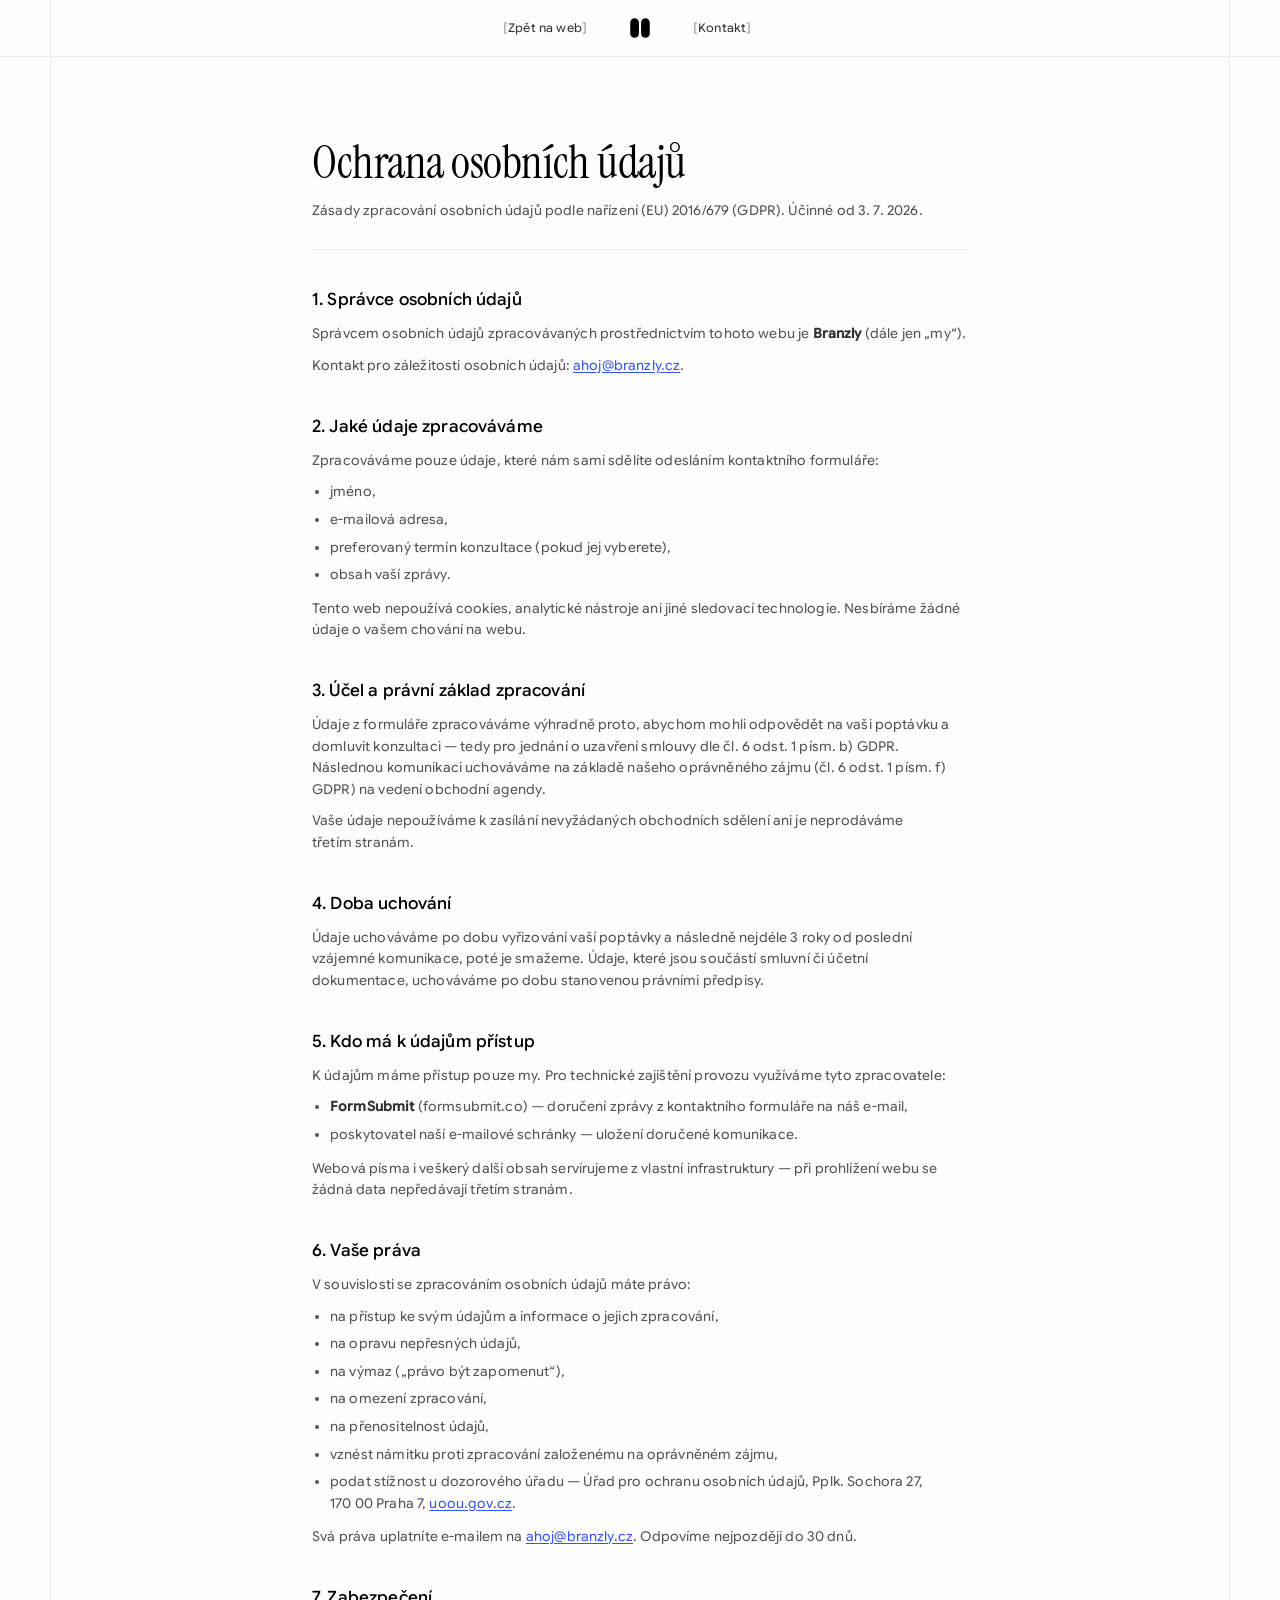
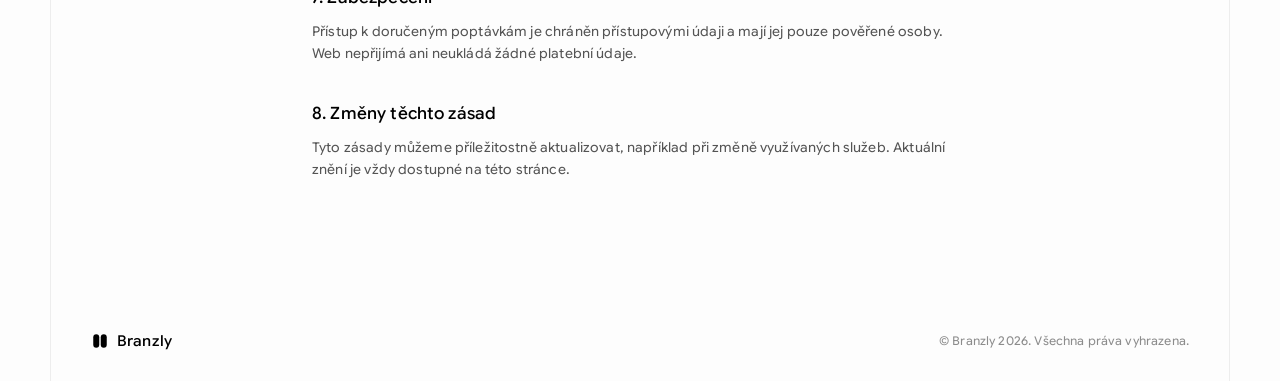
<file: ochrana-osobnich-udaju.html>
<!DOCTYPE html>
<html lang="cs">
<head>
  <meta charset="UTF-8" />
  <meta name="viewport" content="width=device-width, initial-scale=1.0" />
  <title>Ochrana osobních údajů — Branzly</title>
  <meta name="description" content="Zásady zpracování osobních údajů na webu Branzly." />
  <meta name="robots" content="noindex" />
  <link rel="icon" href="data:image/svg+xml,%3Csvg xmlns='http://www.w3.org/2000/svg' viewBox='0 0 24 24'%3E%3Crect x='3' y='3' width='8' height='18' rx='4'/%3E%3Crect x='13' y='3' width='8' height='18' rx='4'/%3E%3C/svg%3E" />
  <link rel="stylesheet" href="fonts/fonts.css" />
  <link rel="stylesheet" href="style.css" />
</head>
<body>

  <header class="nav-wrap">
    <div class="nav nav-simple frame">
      <nav class="nav-side nav-left" aria-label="Navigace">
        <a href="index.html"><span>[</span>Zpět na web<span>]</span></a>
      </nav>
      <a href="index.html" class="brand" aria-label="Branzly domů">
        <svg viewBox="0 0 24 24" width="26" height="26" aria-hidden="true">
          <rect x="3" y="3" width="8" height="18" rx="4" fill="#000"/>
          <rect x="13" y="3" width="8" height="18" rx="4" fill="#000"/>
        </svg>
      </a>
      <nav class="nav-side nav-right" aria-label="Kontakt">
        <a href="mailto:ahoj@branzly.cz"><span>[</span>Kontakt<span>]</span></a>
      </nav>
    </div>
  </header>

  <main class="frame">
    <article class="legal">
      <h1 class="load load-1">Ochrana osobních údajů</h1>
      <p class="legal-updated load load-2">Zásady zpracování osobních údajů podle nařízení (EU) 2016/679 (GDPR). Účinné od 3.&nbsp;7.&nbsp;2026.</p>

      <div class="load load-3">
        <h2>1. Správce osobních údajů</h2>
        <p>Správcem osobních údajů zpracovávaných prostřednictvím tohoto webu je <strong>Branzly</strong> (dále jen „my“).</p>
        <p>Kontakt pro záležitosti osobních údajů: <a href="mailto:ahoj@branzly.cz">ahoj@branzly.cz</a>.</p>
        <!-- TODO před spuštěním doplnit: IČO, sídlo, případně jméno podnikající osoby / název společnosti -->

        <h2>2. Jaké údaje zpracováváme</h2>
        <p>Zpracováváme pouze údaje, které nám sami sdělíte odesláním kontaktního formuláře:</p>
        <ul>
          <li>jméno,</li>
          <li>e-mailová adresa,</li>
          <li>preferovaný termín konzultace (pokud jej vyberete),</li>
          <li>obsah vaší zprávy.</li>
        </ul>
        <p>Tento web nepoužívá cookies, analytické nástroje ani jiné sledovací technologie. Nesbíráme žádné údaje o vašem chování na webu.</p>

        <h2>3. Účel a právní základ zpracování</h2>
        <p>Údaje z formuláře zpracováváme výhradně proto, abychom mohli odpovědět na vaši poptávku a domluvit konzultaci — tedy pro jednání o uzavření smlouvy dle čl.&nbsp;6 odst.&nbsp;1 písm.&nbsp;b) GDPR. Následnou komunikaci uchováváme na základě našeho oprávněného zájmu (čl.&nbsp;6 odst.&nbsp;1 písm.&nbsp;f) GDPR) na vedení obchodní agendy.</p>
        <p>Vaše údaje nepoužíváme k zasílání nevyžádaných obchodních sdělení ani je neprodáváme třetím stranám.</p>

        <h2>4. Doba uchování</h2>
        <p>Údaje uchováváme po dobu vyřizování vaší poptávky a následně nejdéle 3&nbsp;roky od poslední vzájemné komunikace, poté je smažeme. Údaje, které jsou součástí smluvní či účetní dokumentace, uchováváme po dobu stanovenou právními předpisy.</p>

        <h2>5. Kdo má k údajům přístup</h2>
        <p>K údajům máme přístup pouze my. Pro technické zajištění provozu využíváme tyto zpracovatele:</p>
        <ul>
          <li><strong>FormSubmit</strong> (formsubmit.co) — doručení zprávy z kontaktního formuláře na náš e-mail,</li>
          <li>poskytovatel naší e-mailové schránky — uložení doručené komunikace.</li>
        </ul>
        <p>Webová písma i veškerý další obsah servírujeme z vlastní infrastruktury — při prohlížení webu se žádná data nepředávají třetím stranám.</p>

        <h2>6. Vaše práva</h2>
        <p>V souvislosti se zpracováním osobních údajů máte právo:</p>
        <ul>
          <li>na přístup ke svým údajům a informace o jejich zpracování,</li>
          <li>na opravu nepřesných údajů,</li>
          <li>na výmaz („právo být zapomenut“),</li>
          <li>na omezení zpracování,</li>
          <li>na přenositelnost údajů,</li>
          <li>vznést námitku proti zpracování založenému na oprávněném zájmu,</li>
          <li>podat stížnost u dozorového úřadu — Úřad pro ochranu osobních údajů, Pplk.&nbsp;Sochora&nbsp;27, 170&nbsp;00 Praha&nbsp;7, <a href="https://uoou.gov.cz" rel="noopener">uoou.gov.cz</a>.</li>
        </ul>
        <p>Svá práva uplatníte e-mailem na <a href="mailto:ahoj@branzly.cz">ahoj@branzly.cz</a>. Odpovíme nejpozději do 30&nbsp;dnů.</p>

        <h2>7. Zabezpečení</h2>
        <p>Přístup k doručeným poptávkám je chráněn přístupovými údaji a mají jej pouze pověřené osoby. Web nepřijímá ani neukládá žádné platební údaje.</p>

        <h2>8. Změny těchto zásad</h2>
        <p>Tyto zásady můžeme příležitostně aktualizovat, například při změně využívaných služeb. Aktuální znění je vždy dostupné na této stránce.</p>
      </div>
    </article>
  </main>

  <footer class="footer-wrap">
    <div class="legal-foot frame">
      <a href="index.html" class="brand-foot">
        <svg viewBox="0 0 24 24" width="18" height="18" aria-hidden="true">
          <rect x="3" y="3" width="8" height="18" rx="4" fill="#000"/>
          <rect x="13" y="3" width="8" height="18" rx="4" fill="#000"/>
        </svg>
        Branzly
      </a>
      <p class="copyright">© Branzly <span id="year"></span>. Všechna práva vyhrazena.</p>
    </div>
  </footer>

  <script>document.getElementById("year").textContent = new Date().getFullYear();</script>
</body>
</html>
</file>
<file: fonts/fonts.css>
/* canadian-aboriginal */
@font-face {
  font-family: 'Google Sans Flex';
  font-style: normal;
  font-weight: 400;
  font-stretch: 100%;
  font-display: swap;
  src: url(gsf-f23f2b5c.woff2) format('woff2');
  unicode-range: U+02C7, U+02D8-02D9, U+02DB, U+0307, U+1400-167F, U+18B0-18F5, U+25CC, U+11AB0-11ABF;
}
/* cherokee */
@font-face {
  font-family: 'Google Sans Flex';
  font-style: normal;
  font-weight: 400;
  font-stretch: 100%;
  font-display: swap;
  src: url(gsf-6d15181d.woff2) format('woff2');
  unicode-range: U+0300-0302, U+0304, U+030B-030C, U+0323-0324, U+0330-0331, U+13A0-13FF, U+AB70-ABBF;
}
/* math */
@font-face {
  font-family: 'Google Sans Flex';
  font-style: normal;
  font-weight: 400;
  font-stretch: 100%;
  font-display: swap;
  src: url(gsf-18a064aa.woff2) format('woff2');
  unicode-range: U+0302-0303, U+0305, U+0307-0308, U+0310, U+0312, U+0315, U+031A, U+0326-0327, U+032C, U+032F-0330, U+0332-0333, U+0338, U+033A, U+0346, U+034D, U+0391-03A1, U+03A3-03A9, U+03B1-03C9, U+03D1, U+03D5-03D6, U+03F0-03F1, U+03F4-03F5, U+2016-2017, U+2034-2038, U+203C, U+2040, U+2043, U+2047, U+2050, U+2057, U+205F, U+2070-2071, U+2074-208E, U+2090-209C, U+20D0-20DC, U+20E1, U+20E5-20EF, U+2100-2112, U+2114-2115, U+2117-2121, U+2123-214F, U+2190, U+2192, U+2194-21AE, U+21B0-21E5, U+21F1-21F2, U+21F4-2211, U+2213-2214, U+2216-22FF, U+2308-230B, U+2310, U+2319, U+231C-2321, U+2336-237A, U+237C, U+2395, U+239B-23B7, U+23D0, U+23DC-23E1, U+2474-2475, U+25AF, U+25B3, U+25B7, U+25BD, U+25C1, U+25CA, U+25CC, U+25FB, U+266D-266F, U+27C0-27FF, U+2900-2AFF, U+2B0E-2B11, U+2B30-2B4C, U+2BFE, U+3030, U+FF5B, U+FF5D, U+1D400-1D7FF, U+1EE00-1EEFF;
}
/* nushu */
@font-face {
  font-family: 'Google Sans Flex';
  font-style: normal;
  font-weight: 400;
  font-stretch: 100%;
  font-display: swap;
  src: url(gsf-39cf6517.woff2) format('woff2');
  unicode-range: U+2003, U+3000, U+3002, U+4E00, U+FE12, U+16FE1, U+1B170-1B2FB;
}
/* symbols */
@font-face {
  font-family: 'Google Sans Flex';
  font-style: normal;
  font-weight: 400;
  font-stretch: 100%;
  font-display: swap;
  src: url(gsf-cc42462f.woff2) format('woff2');
  unicode-range: U+0001-000C, U+000E-001F, U+007F-009F, U+20DD-20E0, U+20E2-20E4, U+2150-218F, U+2190, U+2192, U+2194-2199, U+21AF, U+21E6-21F0, U+21F3, U+2218-2219, U+2299, U+22C4-22C6, U+2300-243F, U+2440-244A, U+2460-24FF, U+25A0-27BF, U+2800-28FF, U+2921-2922, U+2981, U+29BF, U+29EB, U+2B00-2BFF, U+4DC0-4DFF, U+FFF9-FFFB, U+10140-1018E, U+10190-1019C, U+101A0, U+101D0-101FD, U+102E0-102FB, U+10E60-10E7E, U+1D2C0-1D2D3, U+1D2E0-1D37F, U+1F000-1F0FF, U+1F100-1F1AD, U+1F1E6-1F1FF, U+1F30D-1F30F, U+1F315, U+1F31C, U+1F31E, U+1F320-1F32C, U+1F336, U+1F378, U+1F37D, U+1F382, U+1F393-1F39F, U+1F3A7-1F3A8, U+1F3AC-1F3AF, U+1F3C2, U+1F3C4-1F3C6, U+1F3CA-1F3CE, U+1F3D4-1F3E0, U+1F3ED, U+1F3F1-1F3F3, U+1F3F5-1F3F7, U+1F408, U+1F415, U+1F41F, U+1F426, U+1F43F, U+1F441-1F442, U+1F444, U+1F446-1F449, U+1F44C-1F44E, U+1F453, U+1F46A, U+1F47D, U+1F4A3, U+1F4B0, U+1F4B3, U+1F4B9, U+1F4BB, U+1F4BF, U+1F4C8-1F4CB, U+1F4D6, U+1F4DA, U+1F4DF, U+1F4E3-1F4E6, U+1F4EA-1F4ED, U+1F4F7, U+1F4F9-1F4FB, U+1F4FD-1F4FE, U+1F503, U+1F507-1F50B, U+1F50D, U+1F512-1F513, U+1F53E-1F54A, U+1F54F-1F5FA, U+1F610, U+1F650-1F67F, U+1F687, U+1F68D, U+1F691, U+1F694, U+1F698, U+1F6AD, U+1F6B2, U+1F6B9-1F6BA, U+1F6BC, U+1F6C6-1F6CF, U+1F6D3-1F6D7, U+1F6E0-1F6EA, U+1F6F0-1F6F3, U+1F6F7-1F6FC, U+1F700-1F7FF, U+1F800-1F80B, U+1F810-1F847, U+1F850-1F859, U+1F860-1F887, U+1F890-1F8AD, U+1F8B0-1F8BB, U+1F8C0-1F8C1, U+1F900-1F90B, U+1F93B, U+1F946, U+1F984, U+1F996, U+1F9E9, U+1FA00-1FA6F, U+1FA70-1FA7C, U+1FA80-1FA89, U+1FA8F-1FAC6, U+1FACE-1FADC, U+1FADF-1FAE9, U+1FAF0-1FAF8, U+1FB00-1FBFF;
}
/* syriac */
@font-face {
  font-family: 'Google Sans Flex';
  font-style: normal;
  font-weight: 400;
  font-stretch: 100%;
  font-display: swap;
  src: url(gsf-b0e5aee2.woff2) format('woff2');
  unicode-range: U+0303-0304, U+0307-0308, U+030A, U+0320, U+0323-0325, U+032D-032E, U+0330-0331, U+060C, U+061B-061C, U+061F, U+0621, U+0640, U+064B-0655, U+0660-066C, U+0670, U+0700-074F, U+0860-086A, U+1DF8, U+1DFA, U+200C-200F, U+25CC, U+2670-2671;
}
/* tifinagh */
@font-face {
  font-family: 'Google Sans Flex';
  font-style: normal;
  font-weight: 400;
  font-stretch: 100%;
  font-display: swap;
  src: url(gsf-049015b7.woff2) format('woff2');
  unicode-range: U+02C7, U+0301-0302, U+0304, U+0306-0307, U+0309, U+0323, U+0331, U+200C-200D, U+202E, U+25CC, U+2D30-2D7F;
}
/* vietnamese */
@font-face {
  font-family: 'Google Sans Flex';
  font-style: normal;
  font-weight: 400;
  font-stretch: 100%;
  font-display: swap;
  src: url(gsf-6c5e11f3.woff2) format('woff2');
  unicode-range: U+0102-0103, U+0110-0111, U+0128-0129, U+0168-0169, U+01A0-01A1, U+01AF-01B0, U+0300-0301, U+0303-0304, U+0308-0309, U+0323, U+0329, U+1EA0-1EF9, U+20AB;
}
/* latin-ext */
@font-face {
  font-family: 'Google Sans Flex';
  font-style: normal;
  font-weight: 400;
  font-stretch: 100%;
  font-display: swap;
  src: url(gsf-06e5cd20.woff2) format('woff2');
  unicode-range: U+0100-02BA, U+02BD-02C5, U+02C7-02CC, U+02CE-02D7, U+02DD-02FF, U+0304, U+0308, U+0329, U+1D00-1DBF, U+1E00-1E9F, U+1EF2-1EFF, U+2020, U+20A0-20AB, U+20AD-20C0, U+2113, U+2C60-2C7F, U+A720-A7FF;
}
/* latin */
@font-face {
  font-family: 'Google Sans Flex';
  font-style: normal;
  font-weight: 400;
  font-stretch: 100%;
  font-display: swap;
  src: url(gsf-d8223709.woff2) format('woff2');
  unicode-range: U+0000-00FF, U+0131, U+0152-0153, U+02BB-02BC, U+02C6, U+02DA, U+02DC, U+0304, U+0308, U+0329, U+2000-206F, U+20AC, U+2122, U+2191, U+2193, U+2212, U+2215, U+FEFF, U+FFFD;
}
/* canadian-aboriginal */
@font-face {
  font-family: 'Google Sans Flex';
  font-style: normal;
  font-weight: 500;
  font-stretch: 100%;
  font-display: swap;
  src: url(gsf-f23f2b5c.woff2) format('woff2');
  unicode-range: U+02C7, U+02D8-02D9, U+02DB, U+0307, U+1400-167F, U+18B0-18F5, U+25CC, U+11AB0-11ABF;
}
/* cherokee */
@font-face {
  font-family: 'Google Sans Flex';
  font-style: normal;
  font-weight: 500;
  font-stretch: 100%;
  font-display: swap;
  src: url(gsf-6d15181d.woff2) format('woff2');
  unicode-range: U+0300-0302, U+0304, U+030B-030C, U+0323-0324, U+0330-0331, U+13A0-13FF, U+AB70-ABBF;
}
/* math */
@font-face {
  font-family: 'Google Sans Flex';
  font-style: normal;
  font-weight: 500;
  font-stretch: 100%;
  font-display: swap;
  src: url(gsf-18a064aa.woff2) format('woff2');
  unicode-range: U+0302-0303, U+0305, U+0307-0308, U+0310, U+0312, U+0315, U+031A, U+0326-0327, U+032C, U+032F-0330, U+0332-0333, U+0338, U+033A, U+0346, U+034D, U+0391-03A1, U+03A3-03A9, U+03B1-03C9, U+03D1, U+03D5-03D6, U+03F0-03F1, U+03F4-03F5, U+2016-2017, U+2034-2038, U+203C, U+2040, U+2043, U+2047, U+2050, U+2057, U+205F, U+2070-2071, U+2074-208E, U+2090-209C, U+20D0-20DC, U+20E1, U+20E5-20EF, U+2100-2112, U+2114-2115, U+2117-2121, U+2123-214F, U+2190, U+2192, U+2194-21AE, U+21B0-21E5, U+21F1-21F2, U+21F4-2211, U+2213-2214, U+2216-22FF, U+2308-230B, U+2310, U+2319, U+231C-2321, U+2336-237A, U+237C, U+2395, U+239B-23B7, U+23D0, U+23DC-23E1, U+2474-2475, U+25AF, U+25B3, U+25B7, U+25BD, U+25C1, U+25CA, U+25CC, U+25FB, U+266D-266F, U+27C0-27FF, U+2900-2AFF, U+2B0E-2B11, U+2B30-2B4C, U+2BFE, U+3030, U+FF5B, U+FF5D, U+1D400-1D7FF, U+1EE00-1EEFF;
}
/* nushu */
@font-face {
  font-family: 'Google Sans Flex';
  font-style: normal;
  font-weight: 500;
  font-stretch: 100%;
  font-display: swap;
  src: url(gsf-39cf6517.woff2) format('woff2');
  unicode-range: U+2003, U+3000, U+3002, U+4E00, U+FE12, U+16FE1, U+1B170-1B2FB;
}
/* symbols */
@font-face {
  font-family: 'Google Sans Flex';
  font-style: normal;
  font-weight: 500;
  font-stretch: 100%;
  font-display: swap;
  src: url(gsf-cc42462f.woff2) format('woff2');
  unicode-range: U+0001-000C, U+000E-001F, U+007F-009F, U+20DD-20E0, U+20E2-20E4, U+2150-218F, U+2190, U+2192, U+2194-2199, U+21AF, U+21E6-21F0, U+21F3, U+2218-2219, U+2299, U+22C4-22C6, U+2300-243F, U+2440-244A, U+2460-24FF, U+25A0-27BF, U+2800-28FF, U+2921-2922, U+2981, U+29BF, U+29EB, U+2B00-2BFF, U+4DC0-4DFF, U+FFF9-FFFB, U+10140-1018E, U+10190-1019C, U+101A0, U+101D0-101FD, U+102E0-102FB, U+10E60-10E7E, U+1D2C0-1D2D3, U+1D2E0-1D37F, U+1F000-1F0FF, U+1F100-1F1AD, U+1F1E6-1F1FF, U+1F30D-1F30F, U+1F315, U+1F31C, U+1F31E, U+1F320-1F32C, U+1F336, U+1F378, U+1F37D, U+1F382, U+1F393-1F39F, U+1F3A7-1F3A8, U+1F3AC-1F3AF, U+1F3C2, U+1F3C4-1F3C6, U+1F3CA-1F3CE, U+1F3D4-1F3E0, U+1F3ED, U+1F3F1-1F3F3, U+1F3F5-1F3F7, U+1F408, U+1F415, U+1F41F, U+1F426, U+1F43F, U+1F441-1F442, U+1F444, U+1F446-1F449, U+1F44C-1F44E, U+1F453, U+1F46A, U+1F47D, U+1F4A3, U+1F4B0, U+1F4B3, U+1F4B9, U+1F4BB, U+1F4BF, U+1F4C8-1F4CB, U+1F4D6, U+1F4DA, U+1F4DF, U+1F4E3-1F4E6, U+1F4EA-1F4ED, U+1F4F7, U+1F4F9-1F4FB, U+1F4FD-1F4FE, U+1F503, U+1F507-1F50B, U+1F50D, U+1F512-1F513, U+1F53E-1F54A, U+1F54F-1F5FA, U+1F610, U+1F650-1F67F, U+1F687, U+1F68D, U+1F691, U+1F694, U+1F698, U+1F6AD, U+1F6B2, U+1F6B9-1F6BA, U+1F6BC, U+1F6C6-1F6CF, U+1F6D3-1F6D7, U+1F6E0-1F6EA, U+1F6F0-1F6F3, U+1F6F7-1F6FC, U+1F700-1F7FF, U+1F800-1F80B, U+1F810-1F847, U+1F850-1F859, U+1F860-1F887, U+1F890-1F8AD, U+1F8B0-1F8BB, U+1F8C0-1F8C1, U+1F900-1F90B, U+1F93B, U+1F946, U+1F984, U+1F996, U+1F9E9, U+1FA00-1FA6F, U+1FA70-1FA7C, U+1FA80-1FA89, U+1FA8F-1FAC6, U+1FACE-1FADC, U+1FADF-1FAE9, U+1FAF0-1FAF8, U+1FB00-1FBFF;
}
/* syriac */
@font-face {
  font-family: 'Google Sans Flex';
  font-style: normal;
  font-weight: 500;
  font-stretch: 100%;
  font-display: swap;
  src: url(gsf-b0e5aee2.woff2) format('woff2');
  unicode-range: U+0303-0304, U+0307-0308, U+030A, U+0320, U+0323-0325, U+032D-032E, U+0330-0331, U+060C, U+061B-061C, U+061F, U+0621, U+0640, U+064B-0655, U+0660-066C, U+0670, U+0700-074F, U+0860-086A, U+1DF8, U+1DFA, U+200C-200F, U+25CC, U+2670-2671;
}
/* tifinagh */
@font-face {
  font-family: 'Google Sans Flex';
  font-style: normal;
  font-weight: 500;
  font-stretch: 100%;
  font-display: swap;
  src: url(gsf-049015b7.woff2) format('woff2');
  unicode-range: U+02C7, U+0301-0302, U+0304, U+0306-0307, U+0309, U+0323, U+0331, U+200C-200D, U+202E, U+25CC, U+2D30-2D7F;
}
/* vietnamese */
@font-face {
  font-family: 'Google Sans Flex';
  font-style: normal;
  font-weight: 500;
  font-stretch: 100%;
  font-display: swap;
  src: url(gsf-6c5e11f3.woff2) format('woff2');
  unicode-range: U+0102-0103, U+0110-0111, U+0128-0129, U+0168-0169, U+01A0-01A1, U+01AF-01B0, U+0300-0301, U+0303-0304, U+0308-0309, U+0323, U+0329, U+1EA0-1EF9, U+20AB;
}
/* latin-ext */
@font-face {
  font-family: 'Google Sans Flex';
  font-style: normal;
  font-weight: 500;
  font-stretch: 100%;
  font-display: swap;
  src: url(gsf-06e5cd20.woff2) format('woff2');
  unicode-range: U+0100-02BA, U+02BD-02C5, U+02C7-02CC, U+02CE-02D7, U+02DD-02FF, U+0304, U+0308, U+0329, U+1D00-1DBF, U+1E00-1E9F, U+1EF2-1EFF, U+2020, U+20A0-20AB, U+20AD-20C0, U+2113, U+2C60-2C7F, U+A720-A7FF;
}
/* latin */
@font-face {
  font-family: 'Google Sans Flex';
  font-style: normal;
  font-weight: 500;
  font-stretch: 100%;
  font-display: swap;
  src: url(gsf-d8223709.woff2) format('woff2');
  unicode-range: U+0000-00FF, U+0131, U+0152-0153, U+02BB-02BC, U+02C6, U+02DA, U+02DC, U+0304, U+0308, U+0329, U+2000-206F, U+20AC, U+2122, U+2191, U+2193, U+2212, U+2215, U+FEFF, U+FFFD;
}
/* latin-ext */
@font-face {
  font-family: 'Instrument Serif';
  font-style: italic;
  font-weight: 400;
  font-display: swap;
  src: url(instrument-fd6f40d1.woff2) format('woff2');
  unicode-range: U+0100-02BA, U+02BD-02C5, U+02C7-02CC, U+02CE-02D7, U+02DD-02FF, U+0304, U+0308, U+0329, U+1D00-1DBF, U+1E00-1E9F, U+1EF2-1EFF, U+2020, U+20A0-20AB, U+20AD-20C0, U+2113, U+2C60-2C7F, U+A720-A7FF;
}
/* latin */
@font-face {
  font-family: 'Instrument Serif';
  font-style: italic;
  font-weight: 400;
  font-display: swap;
  src: url(instrument-52a6c245.woff2) format('woff2');
  unicode-range: U+0000-00FF, U+0131, U+0152-0153, U+02BB-02BC, U+02C6, U+02DA, U+02DC, U+0304, U+0308, U+0329, U+2000-206F, U+20AC, U+2122, U+2191, U+2193, U+2212, U+2215, U+FEFF, U+FFFD;
}
/* latin-ext */
@font-face {
  font-family: 'Instrument Serif';
  font-style: normal;
  font-weight: 400;
  font-display: swap;
  src: url(instrument-28cfb3cb.woff2) format('woff2');
  unicode-range: U+0100-02BA, U+02BD-02C5, U+02C7-02CC, U+02CE-02D7, U+02DD-02FF, U+0304, U+0308, U+0329, U+1D00-1DBF, U+1E00-1E9F, U+1EF2-1EFF, U+2020, U+20A0-20AB, U+20AD-20C0, U+2113, U+2C60-2C7F, U+A720-A7FF;
}
/* latin */
@font-face {
  font-family: 'Instrument Serif';
  font-style: normal;
  font-weight: 400;
  font-display: swap;
  src: url(instrument-2d243d02.woff2) format('woff2');
  unicode-range: U+0000-00FF, U+0131, U+0152-0153, U+02BB-02BC, U+02C6, U+02DA, U+02DC, U+0304, U+0308, U+0329, U+2000-206F, U+20AC, U+2122, U+2191, U+2193, U+2212, U+2215, U+FEFF, U+FFFD;
}
</file>
<file: style.css>
/* ===== Branzly — design-tool utility landing ===== */
:root {
  --bg: #fdfdfd;
  --panel: #f7f7f7;
  --line: #ededed;
  --line-strong: #dedede;
  --ink: #000;
  --gray-1: #333;
  --gray-2: #545454;
  --gray-3: #6e6e6e;
  --gray-4: #8c8c8c;
  --blue: #3455fa;
  --blue-dark: #2040e3;
  --max: 1180px;
  --serif: "Instrument Serif", serif;
  --sans: "Google Sans Flex", Inter, system-ui, sans-serif;
  --ease: cubic-bezier(0.16, 1, 0.3, 1);
}

* { box-sizing: border-box; margin: 0; padding: 0; }

html { scroll-behavior: smooth; scroll-padding-top: 70px; }

body {
  background: var(--bg);
  color: var(--ink);
  font-family: var(--sans);
  font-size: 15px;
  letter-spacing: 0.01em;
  line-height: 1.6;
  -webkit-font-smoothing: antialiased;
  overflow-x: hidden;
}

a { color: inherit; text-decoration: none; }

.frame { max-width: var(--max); margin: 0 auto; }
main.frame {
  border-left: 1px solid var(--line);
  border-right: 1px solid var(--line);
}
main section { border-bottom: 1px solid var(--line); }

/* ===== TYPE ===== */
h1 {
  font-family: var(--serif);
  font-weight: 400;
  font-size: clamp(46px, 6.8vw, 74px);
  line-height: 1.06;
  letter-spacing: -0.01em;
}
h3 {
  font-weight: 400;
  font-size: clamp(32px, 4.6vw, 50px);
  line-height: 1.1;
  letter-spacing: -0.01em;
  text-align: center;
}
h4 { font-size: 17px; font-weight: 500; }

.section-sub {
  text-align: center;
  color: var(--gray-2);
  font-size: 15px;
  margin: 16px auto 0;
  max-width: 560px;
}

/* ===== BUTTONS (pill 18px) ===== */
.btn {
  position: relative;
  overflow: hidden;
  isolation: isolate;
  display: inline-flex;
  align-items: center;
  justify-content: center;
  font-family: var(--sans);
  font-size: 13.5px;
  font-weight: 500;
  padding: 10px 20px;
  border-radius: 22px;
  border: 0;
  cursor: pointer;
  transition: transform 0.22s var(--ease), background 0.2s, opacity 0.2s, box-shadow 0.28s var(--ease);
  white-space: nowrap;
}
/* přejezd světelného odlesku přes tlačítko při hoveru (nahrazuje magnetický efekt) */
.btn::after {
  content: "";
  position: absolute;
  top: 0;
  left: -85%;
  width: 55%;
  height: 100%;
  z-index: -1;
  background: linear-gradient(120deg, transparent 0%, rgba(255, 255, 255, 0.42) 50%, transparent 100%);
  transform: skewX(-22deg);
  pointer-events: none;
  transition: left 0.6s var(--ease);
}
.btn:hover::after { left: 145%; }
.btn:hover { transform: translateY(-2px); }
.btn:active { transform: translateY(0) scale(0.97); transition-duration: 0.08s; }
.btn-black { background: var(--ink); color: #fff; }
.btn-black:hover { background: #1a1a1a; box-shadow: 0 10px 24px rgba(0, 0, 0, 0.26); }
.btn-gray { background: rgba(0, 0, 0, 0.05); color: var(--ink); }
.btn-gray:hover { background: rgba(0, 0, 0, 0.09); box-shadow: 0 8px 18px rgba(0, 0, 0, 0.10); }
.btn-gray::after { background: linear-gradient(120deg, transparent 0%, rgba(0, 0, 0, 0.06) 50%, transparent 100%); }
.btn-blue { background: var(--blue); color: #fff; }
.btn-blue:hover { background: var(--blue-dark); box-shadow: 0 10px 26px rgba(52, 85, 250, 0.38); }

/* ===== CHIPS & ANNOTATIONS ===== */
.chip-black {
  display: inline-block;
  background: var(--ink);
  color: #fff;
  font-size: 11.5px;
  font-weight: 500;
  padding: 4px 10px;
  white-space: nowrap;
}
.chip-gray {
  display: inline-block;
  background: var(--panel);
  border: 1px solid var(--line-strong);
  color: var(--gray-1);
  font-size: 11.5px;
  padding: 3px 9px;
}
/* chip s křížky v rozích (design-tool) */
.chip-wrap { display: flex; justify-content: center; margin-bottom: 18px; }
.chip-corners { position: relative; }
.chip-corners .c {
  position: absolute;
  width: 9px; height: 9px;
  background:
    linear-gradient(var(--gray-3), var(--gray-3)) center/9px 1px no-repeat,
    linear-gradient(var(--gray-3), var(--gray-3)) center/1px 9px no-repeat;
}
.chip-corners .c1 { top: -5px; left: -5px; }
.chip-corners .c2 { top: -5px; right: -5px; }
.chip-corners .c3 { bottom: -5px; left: -5px; }
.chip-corners .c4 { bottom: -5px; right: -5px; }

/* editorial kicker (nadřazený popisek nad nadpisem sekce) */
.kicker-row { display: flex; justify-content: center; margin-bottom: 16px; }
.kicker {
  display: inline-flex;
  align-items: center;
  gap: 10px;
  font-family: var(--sans);
  font-size: 11px;
  font-weight: 500;
  letter-spacing: 0.2em;
  text-transform: uppercase;
  color: var(--gray-3);
}
.kicker::before, .kicker::after {
  content: "";
  width: 26px; height: 1px;
  background: linear-gradient(90deg, transparent, var(--blue));
}
.kicker::after { background: linear-gradient(90deg, var(--blue), transparent); }
.kicker b { width: 5px; height: 5px; background: var(--blue); border-radius: 50%; flex: none; }
.kicker-row.left { justify-content: flex-start; }
.kicker-row.left .kicker::before { display: none; }

/* anotační štítek s linkou a bodem */
.annot { position: absolute; display: flex; flex-direction: column; align-items: flex-start; }
.annot-dot { width: 7px; height: 7px; background: var(--ink); }
.annot-line { width: 1px; height: 44px; background: var(--ink); margin-left: 3px; }
.annot-vline { display: block; width: 1px; height: 44px; background: var(--ink); margin-left: 3px; }
.annot-text {
  font-size: 11.5px;
  color: var(--gray-1);
  margin-top: 6px;
  background: #fff;
  border: 1px solid var(--line-strong);
  padding: 3px 9px;
  box-shadow: 0 2px 8px rgba(0, 0, 0, 0.05);
  white-space: nowrap;
}
.annot-dot { animation: dotPing 2.6s var(--ease) infinite; }
@keyframes dotPing {
  0%, 100% { box-shadow: 0 0 0 0 rgba(0, 0, 0, 0.22); }
  50% { box-shadow: 0 0 0 7px rgba(0, 0, 0, 0); }
}
.annot-hline { display: inline-block; height: 1px; width: 90px; background: var(--ink); }

/* ===== NAV ===== */
.nav-wrap {
  position: sticky;
  top: 0;
  z-index: 50;
  background: rgba(253, 253, 253, 0.85);
  backdrop-filter: blur(10px);
  border-bottom: 1px solid var(--line);
}
.nav {
  display: grid;
  grid-template-columns: 1fr auto 1fr;
  align-items: center;
  height: 56px;
  padding: 0 24px;
  border-left: 1px solid var(--line);
  border-right: 1px solid var(--line);
}
.nav-side { display: flex; gap: 26px; font-size: 12px; color: var(--gray-1); }
.nav-left { justify-content: flex-end; padding-right: 40px; }
.nav-right { justify-content: flex-start; padding-left: 40px; }
.nav-side a span { color: var(--gray-4); transition: color 0.2s; }
.nav-side a:hover span { color: var(--ink); }
.brand { display: inline-flex; align-items: center; }

.nav-toggle {
  display: none;
  grid-column: 3;
  justify-self: end;
  flex-direction: column;
  gap: 6px;
  background: none;
  border: 0;
  cursor: pointer;
  padding: 6px;
}
.nav-toggle span { width: 20px; height: 1.5px; background: var(--ink); transition: transform 0.25s var(--ease); }
.nav-toggle[aria-expanded="true"] span:nth-child(1) { transform: translateY(4px) rotate(45deg); }
.nav-toggle[aria-expanded="true"] span:nth-child(2) { transform: translateY(-3.5px) rotate(-45deg); }

.nav-mobile {
  display: none;
  flex-direction: column;
  border-top: 1px solid var(--line);
  background: var(--bg);
}
.nav-mobile a { padding: 13px 24px; font-size: 13px; border-bottom: 1px solid var(--line); }
.nav-mobile.open { display: flex; }

/* ===== HERO ===== */
.hero {
  text-align: center;
  padding: clamp(88px, 11vw, 148px) 32px 56px;
}
.hero-sub { color: var(--gray-2); font-size: 16px; margin: 18px auto 0; max-width: 560px; }
.hero-cta { display: flex; justify-content: center; gap: 10px; margin-top: 24px; flex-wrap: wrap; }

.hero-visual {
  position: relative;
  max-width: 960px;
  margin: 48px auto 0;
  padding: 28px;
}
.hero-visual canvas { width: 100%; height: auto; display: block; }
/* ořezové značky */
.crop { position: absolute; width: 18px; height: 18px; }
.crop.tl { top: 0; left: 0; border-top: 1.5px solid var(--gray-1); border-left: 1.5px solid var(--gray-1); }
.crop.tr { top: 0; right: 0; border-top: 1.5px solid var(--gray-1); border-right: 1.5px solid var(--gray-1); }
.crop.bl { bottom: 0; left: 0; border-bottom: 1.5px solid var(--gray-1); border-left: 1.5px solid var(--gray-1); }
.crop.br { bottom: 0; right: 0; border-bottom: 1.5px solid var(--gray-1); border-right: 1.5px solid var(--gray-1); }

/* ===== TRUSTED / MARQUEE ===== */
.trusted { padding: 44px 0 52px; text-align: center; }
.trusted-label { font-size: 13px; color: var(--gray-2); margin-bottom: 26px; }
.marquee {
  overflow: hidden;
  -webkit-mask-image: linear-gradient(90deg, transparent, #000 12%, #000 88%, transparent);
  mask-image: linear-gradient(90deg, transparent, #000 12%, #000 88%, transparent);
}
.marquee-track {
  display: flex;
  gap: 64px;
  width: max-content;
  animation: marquee 28s linear infinite;
  padding-right: 64px;
}
@keyframes marquee { to { transform: translateX(-50%); } }
.logo-item {
  display: inline-flex;
  align-items: center;
  gap: 10px;
  font-size: 15px;
  font-weight: 500;
  color: var(--gray-3);
  white-space: nowrap;
}
.lg { display: inline-block; width: 18px; height: 18px; background: var(--gray-3); flex: none; }
.lg-1 { border-radius: 50%; }
.lg-2 { clip-path: polygon(50% 0, 100% 100%, 0 100%); }
.lg-3 { border-radius: 3px; }
.lg-4 { clip-path: polygon(50% 0, 100% 50%, 50% 100%, 0 50%); }
.lg-5 { border-radius: 50% 0 50% 0; }
.lg-6 { clip-path: polygon(0 0, 100% 0, 100% 70%, 50% 100%, 0 70%); }
.lg-7 { clip-path: polygon(20% 0, 80% 0, 100% 100%, 0 100%); }
.lg-8 { border-radius: 0 50% 50% 50%; }

/* ===== INTERSECTION ===== */
.intersection { padding: clamp(88px, 11vw, 148px) 0 0; }
.intersection h3, .intersection .section-sub { padding: 0 32px; }
.intersection-visual { position: relative; margin-top: 44px; }
.intersection-visual canvas { width: 100%; height: auto; display: block; }
.annot-ai { top: 34%; left: 18%; }
.annot-human { top: 26%; right: 14%; align-items: flex-end; }
.annot-human .annot-line { margin-right: 3px; }

/* ===== FEATURES ===== */
.features { padding: clamp(88px, 11vw, 148px) 32px 0; }
.feature-grid {
  display: grid;
  grid-template-columns: repeat(2, 1fr);
  gap: 20px;
  max-width: 940px;
  margin: 52px auto 0;
}
.feature-cell {
  border: 1px dashed var(--line-strong);
  padding: 38px 30px 34px;
  text-align: center;
  transition: background 0.25s var(--ease);
}
.feature-cell:hover { background: #fbfbfb; }
.pixel-icon { display: flex; justify-content: center; margin-bottom: 24px; }
.pixel-icon canvas {
  width: 160px; height: 160px;
  image-rendering: pixelated;
  animation: iconFloat 6s ease-in-out infinite;
  will-change: transform;
}
@keyframes iconFloat { 50% { transform: translateY(-7px); } }
.feature-cell:nth-child(2) .pixel-icon canvas { animation-delay: 1.5s; }
.feature-cell:nth-child(3) .pixel-icon canvas { animation-delay: 3s; }
.feature-cell:nth-child(4) .pixel-icon canvas { animation-delay: 4.5s; }
.feature-cell h4 { margin-bottom: 8px; }
.feature-cell p { color: var(--gray-2); font-size: 14px; }

.tag-strip {
  display: flex;
  flex-wrap: wrap;
  justify-content: center;
  gap: 10px;
  padding: 40px 0 48px;
}
.tag-strip span {
  font-size: 12px;
  color: var(--gray-2);
  border: 1px dashed var(--line-strong);
  background: var(--panel);
  padding: 5px 13px;
  border-radius: 18px;
}

/* ===== ECOSYSTEM — BEAM HUB ===== */
.ecosystem { padding: clamp(88px, 11vw, 148px) 32px; text-align: center; }
.beamhub {
  position: relative;
  display: grid;
  grid-template-columns: auto 1fr auto;
  align-items: center;
  gap: clamp(30px, 7vw, 90px);
  max-width: 720px;
  margin: 52px auto 0;
}
.bh-svg { position: absolute; inset: 0; width: 100%; height: 100%; z-index: 0; overflow: visible; }
.bh-path { fill: none; stroke: var(--line-strong); stroke-width: 1.2; }
.bh-pulse {
  fill: none;
  stroke: var(--blue);
  stroke-width: 1.8;
  stroke-linecap: round;
  stroke-dasharray: 14 86;
  stroke-dashoffset: 100;
  filter: drop-shadow(0 0 3px rgba(52, 85, 250, 0.55));
  animation: bhIn 3.4s linear infinite;
}
.bh-pulse.out { animation-name: bhOut; }
@keyframes bhIn { from { stroke-dashoffset: 100; } to { stroke-dashoffset: 0; } }
@keyframes bhOut { from { stroke-dashoffset: 0; } to { stroke-dashoffset: 100; } }

.bh-col { display: grid; gap: 30px; z-index: 1; }
.bh-node {
  position: relative;
  display: flex;
  align-items: center;
  gap: 10px;
  background: #fff;
  border: 1px solid var(--line-strong);
  border-radius: 12px;
  padding: 11px 16px;
  font-size: 12.5px;
  font-weight: 500;
  color: var(--gray-1);
  box-shadow: 0 2px 10px rgba(0, 0, 0, 0.04);
  transition: transform 0.3s var(--ease), box-shadow 0.3s var(--ease), border-color 0.3s;
}
.bh-node:hover {
  transform: translateY(-3px);
  border-color: var(--gray-4);
  box-shadow: 0 10px 26px rgba(0, 0, 0, 0.08);
}
.bh-node svg { width: 17px; height: 17px; flex: none; }
.bh-node svg path { fill: var(--gray-2); transition: fill 0.3s; }
.bh-node:hover svg path { fill: var(--blue); }

.bh-center { display: grid; justify-items: center; gap: 16px; z-index: 1; }
.bh-hub {
  position: relative;
  width: 86px;
  height: 86px;
  background: #fff;
  border: 1px solid var(--line-strong);
  border-radius: 50%;
  display: grid;
  place-items: center;
  box-shadow: 0 6px 26px rgba(0, 0, 0, 0.07);
  animation: hubGlow 3.6s ease-in-out infinite;
}
@keyframes hubGlow {
  50% { box-shadow: 0 6px 34px rgba(52, 85, 250, 0.22); }
}
.bh-ring {
  position: absolute;
  inset: -1px;
  border: 1px solid rgba(52, 85, 250, 0.45);
  border-radius: 50%;
  animation: ringExpand 3.6s var(--ease) infinite;
  pointer-events: none;
}
.bh-ring.r2 { animation-delay: 1.8s; }
@keyframes ringExpand {
  0% { transform: scale(1); opacity: 0.7; }
  100% { transform: scale(1.65); opacity: 0; }
}
.bh-count {
  font-size: 11px;
  color: var(--gray-3);
  display: grid;
  gap: 2px;
}
.bh-count b {
  font-size: 16px;
  font-weight: 500;
  color: var(--ink);
  font-variant-numeric: tabular-nums;
}

/* ===== PRICING ===== */
.pricing { padding: clamp(88px, 11vw, 148px) 32px; }
.tier-stack { margin-top: 56px; display: flex; flex-direction: column; gap: 72px; }
.tier-row { position: relative; display: flex; align-items: center; }
.tier-row-right { justify-content: flex-end; padding-right: 4%; }
.tier-row-left { justify-content: flex-start; padding-left: 4%; }
.tier-row-center { justify-content: center; }
.tier-annot { display: flex; align-items: center; flex: none; }

.tier-card {
  border: 1px dashed var(--line-strong);
  background: var(--bg);
  padding: 30px;
  display: grid;
  grid-template-columns: 1fr 1fr;
  gap: 28px;
  width: min(620px, 100%);
}
.tier-left { display: flex; flex-direction: column; align-items: flex-start; gap: 12px; }
.tier-left h4 { font-size: 19px; }
.tier-desc { color: var(--gray-2); font-size: 14px; }
.tier-bottom {
  margin-top: auto;
  display: flex;
  align-items: center;
  gap: 16px;
  padding-top: 18px;
}
.tier-price { font-size: 22px; font-weight: 500; letter-spacing: -0.01em; }
.tier-price em { font-style: normal; font-size: 12px; color: var(--gray-3); }
.tier-list { list-style: none; display: grid; gap: 10px; align-content: start; }
.tier-list li {
  border: 1px dashed var(--line-strong);
  background: var(--panel);
  font-size: 12.5px;
  color: var(--gray-1);
  padding: 12px 14px;
}

/* ===== CASES ===== */
.cases { padding: clamp(88px, 11vw, 148px) 32px; }
.case-grid {
  display: grid;
  grid-template-columns: repeat(3, 1fr);
  margin-top: 52px;
  border: 1px dashed var(--line-strong);
}
.case { position: relative; padding: 28px 26px; display: flex; flex-direction: column; }
.case + .case { border-left: 1px dashed var(--line-strong); }
.case header { display: flex; align-items: center; gap: 9px; margin-bottom: 12px; }
.case-mark { width: 16px; height: 16px; background: var(--ink); flex: none; }
.cm-1 { border-radius: 50%; }
.cm-2 { clip-path: polygon(50% 0, 100% 100%, 0 100%); }
.cm-3 { clip-path: polygon(50% 0, 100% 50%, 50% 100%, 0 50%); }
.case p { color: var(--gray-2); font-size: 14px; flex: 1; }
.case footer {
  display: flex;
  align-items: center;
  justify-content: space-between;
  gap: 12px;
  margin-top: 26px;
}
.case footer div { display: flex; flex-direction: column; gap: 1px; }
.person { font-weight: 500; font-size: 13.5px; }
.role { font-size: 12px; color: var(--gray-3); }
.avatar { width: 44px; height: 44px; border-radius: 50%; flex: none; image-rendering: pixelated; }

/* selection handles (design-tool motiv) — trvale na vybrané kartě,
   na hover u karet ceníku a funkcí */
.case.selected { outline: 1px dashed var(--gray-1); outline-offset: -1px; }
.h {
  position: absolute;
  width: 8px; height: 8px;
  background: var(--ink);
  z-index: 2;
}
.h.h1 { top: -4px; left: -4px; }
.h.h2 { top: -4px; right: -4px; }
.h.h3 { bottom: -4px; left: -4px; }
.h.h4 { bottom: -4px; right: -4px; }
.handles { position: relative; }
.handles .h {
  opacity: 0;
  transform: scale(0.4);
  transition: opacity 0.25s var(--ease), transform 0.25s var(--ease);
}
.handles:hover .h { opacity: 1; transform: none; }
.handles:hover { outline: 1px dashed var(--gray-2); outline-offset: -1px; }

.big-quote {
  display: grid;
  grid-template-columns: 240px 200px 1fr;
  gap: 32px;
  align-items: start;
  border: 1px dashed var(--line-strong);
  background: var(--panel);
  padding: 34px;
  margin-top: 44px;
}
.quote-photo { width: 240px; height: 240px; display: block; filter: grayscale(1) contrast(1.05); }
.quote-person { display: flex; flex-direction: column; gap: 4px; }
.quote-person .person { font-size: 17px; }
.quote-person .btn { margin-top: 18px; align-self: flex-start; }
.big-quote blockquote {
  font-size: 15px;
  color: var(--gray-1);
  line-height: 1.75;
}

/* ===== FAQ ===== */
.faq { padding: clamp(88px, 11vw, 148px) 32px; }
.faq-grid {
  display: grid;
  grid-template-columns: 1fr 1.2fr;
  gap: 60px;
}
.faq-head { position: relative; }
.faq-head h3 { text-align: left; }
.faq-lead { color: var(--gray-2); font-size: 14.5px; margin-top: 16px; max-width: 440px; }
.annot-mail { position: static; display: inline-flex; flex-direction: column; margin-top: 90px; }
.annot-mail .chip-black { font-size: 12px; }

.faq-list { display: grid; gap: 14px; align-content: start; }
.faq-item { border: 1px dashed var(--line-strong); background: #fbfbfb; }
.faq-item summary {
  list-style: none;
  cursor: pointer;
  display: flex;
  align-items: center;
  justify-content: space-between;
  gap: 18px;
  padding: 18px 20px;
  font-size: 15px;
  font-weight: 500;
}
.faq-item summary::-webkit-details-marker { display: none; }
.plus {
  font-size: 20px;
  font-weight: 300;
  color: var(--gray-3);
  transition: transform 0.25s var(--ease);
  line-height: 1;
}
.faq-item[open] .plus { transform: rotate(45deg); }
.faq-body { padding: 0 20px 18px; }
.faq-body p { color: var(--gray-2); font-size: 14px; }

/* ===== CTA + KALENDÁŘ (světlé finále) ===== */
.cta {
  position: relative;
  padding: clamp(88px, 11vw, 148px) 32px;
  background: var(--panel);
}
.cta::before {
  content: "";
  position: absolute;
  inset: 0;
  pointer-events: none;
  background-image: radial-gradient(rgba(0, 0, 0, 0.05) 1px, transparent 1.5px);
  background-size: 26px 26px;
}
.cta > * { position: relative; }
.cta-grid {
  display: grid;
  grid-template-columns: 1fr 1fr;
  gap: 60px;
  align-items: start;
}

/* ===== KONTAKTNÍ FORMULÁŘ ===== */
.cta-form { margin-top: 30px; display: grid; gap: 14px; max-width: 460px; }
.form-row { display: grid; grid-template-columns: 1fr 1fr; gap: 14px; }
.cta-form label { display: grid; gap: 6px; font-size: 12px; font-weight: 500; color: var(--gray-1); }
.cta-form input,
.cta-form textarea {
  font-family: var(--sans);
  font-size: 13px;
  color: var(--ink);
  background: var(--panel);
  border: 1px dashed var(--line-strong);
  padding: 10px 12px;
  outline: none;
  resize: vertical;
  transition: border-color 0.2s, background 0.2s, box-shadow 0.2s;
}
.cta-form input:focus,
.cta-form textarea:focus {
  border: 1px solid var(--blue);
  background: #fff;
  box-shadow: 0 0 0 3px rgba(52, 85, 250, 0.08);
}
.cta-form input[readonly] { cursor: default; color: var(--gray-2); }
.cta-form .invalid { border: 1px solid #e23c3c; background: #fff7f7; }
.cta-form button { justify-self: start; }
.form-status { font-size: 12.5px; color: var(--gray-2); min-height: 18px; }
.form-status.ok { color: #1a9a63; }
.form-status.err { color: #e23c3c; }
.cta-text h3 { text-align: left; }
.cta-points { list-style: none; display: grid; gap: 8px; margin-top: 22px; }
.cta-points li {
  position: relative;
  padding-left: 22px;
  font-size: 13.5px;
  color: var(--gray-1);
}
.cta-points li::before {
  content: "";
  position: absolute;
  left: 0; top: 6px;
  width: 10px; height: 5px;
  border-left: 1.5px solid var(--ink);
  border-bottom: 1.5px solid var(--ink);
  transform: rotate(-45deg);
}

.calendar {
  background: #111;
  color: #eee;
  border-radius: 14px;
  padding: 22px 24px 24px;
  box-shadow: 0 20px 60px rgba(0, 0, 0, 0.18);
}
.cal-head {
  display: flex;
  align-items: center;
  justify-content: space-between;
  margin-bottom: 16px;
}
.cal-title { font-size: 15px; font-weight: 500; }
.cal-title span { color: #888; }
.cal-nav { display: flex; gap: 6px; }
.cal-nav button {
  background: #1d1d1d;
  border: 0;
  color: #aaa;
  width: 26px; height: 26px;
  border-radius: 50%;
  cursor: pointer;
  font-size: 13px;
}
.cal-nav button:hover { color: #fff; }
.cal-grid {
  display: grid;
  grid-template-columns: repeat(7, 1fr);
  gap: 4px;
  text-align: center;
}
.cal-dow { font-size: 10px; color: #777; text-transform: uppercase; letter-spacing: 0.06em; padding: 6px 0; }
.cal-day {
  font-family: var(--sans);
  font-size: 12.5px;
  padding: 8px 0;
  border-radius: 50%;
  border: 0;
  background: none;
  color: #ddd;
  cursor: pointer;
  transition: background 0.15s, color 0.15s;
}
.cal-day:hover { background: #2a2a2a; }
.cal-day.off { color: #555; cursor: default; }
.cal-day.off:hover { background: none; }
.cal-day.today { background: #fff; color: #111; font-weight: 500; }
.cal-day.sel { background: var(--blue); color: #fff; font-weight: 500; }
.cal-day.sel:hover { background: var(--blue-dark); }
.cal-times {
  display: flex;
  gap: 8px;
  margin-top: 16px;
  flex-wrap: wrap;
}
.cal-time {
  flex: 1;
  font-family: var(--sans);
  text-align: center;
  font-size: 12px;
  border: 1px solid #333;
  border-radius: 18px;
  padding: 7px 10px;
  background: none;
  color: #ccc;
  cursor: pointer;
  transition: border-color 0.2s, color 0.2s, background 0.2s;
  white-space: nowrap;
}
.cal-time:hover { border-color: #fff; color: #fff; }
.cal-time.sel { background: var(--blue); border-color: var(--blue); color: #fff; }
.cal-hint { font-size: 11.5px; color: #888; margin-top: 14px; text-align: center; }

/* ===== FOOTER ===== */
.footer {
  display: grid;
  grid-template-columns: 1.2fr auto 1.3fr;
  gap: 48px;
  align-items: center;
  padding: 64px 40px;
  border-left: 1px solid var(--line);
  border-right: 1px solid var(--line);
}
.brand-foot { display: inline-flex; align-items: center; gap: 8px; font-weight: 500; font-size: 15px; }
.footer-brand p { color: var(--gray-3); font-size: 12.5px; margin-top: 14px; }
.socials { display: flex; gap: 10px; margin-top: 22px; }
.socials a {
  display: grid;
  place-items: center;
  width: 28px; height: 28px;
  border-radius: 7px;
  background: var(--panel);
  border: 1px solid var(--line-strong);
  color: var(--gray-2);
  transition: color 0.2s, border-color 0.2s;
}
.socials a:hover { color: var(--ink); border-color: var(--gray-3); }
.copyright { margin-top: 18px; font-size: 12px; color: var(--gray-4); }
.footer-visual canvas { width: 220px; height: auto; display: block; opacity: 0.55; }
.footer-cols { display: flex; gap: 56px; justify-content: flex-end; }
.footer-col { display: flex; flex-direction: column; gap: 9px; }
.footer-head { font-weight: 500; font-size: 13px; margin-bottom: 6px; }
.footer-col a { font-size: 12.5px; color: var(--gray-2); transition: color 0.2s; white-space: nowrap; width: fit-content; }
.footer-col a:hover { color: var(--ink); }

/* ===== REVEAL (blur + fade, jako předloha) ===== */
.reveal {
  opacity: 0;
  filter: blur(10px);
  transform: translateY(14px);
  transition: opacity 0.7s var(--ease), filter 0.7s var(--ease), transform 0.7s var(--ease);
  transition-delay: calc(var(--i, 0) * 90ms);
}
.reveal.in { opacity: 1; filter: blur(0); transform: none; }

/* ===== WORD-MASK REVEAL (StackGrid styl) ===== */
/* rozdělený element už neanimuje jako celek — animují se jednotlivá slova */
.reveal.split, .load.split { opacity: 1; filter: none; transform: none; animation: none; }
.w {
  display: inline-block;
  overflow: hidden;
  vertical-align: bottom;
  padding: 0.1em 0 0.14em;
  margin: -0.1em 0 -0.14em;
}
.wi {
  display: inline-block;
  transform: translateY(120%);
  opacity: 0;
  filter: blur(6px);
  transition:
    transform 0.85s var(--ease),
    opacity 0.6s var(--ease),
    filter 0.7s var(--ease);
  transition-delay: calc(var(--wi, 0) * 60ms);
  will-change: transform;
}
.split.in .wi { transform: none; opacity: 1; filter: none; }

/* ===== STACKING KARTY (ceník) ===== */
/* ceník — postupné navázání fází: každá fáze vjede ze své strany a zůstane
   trvale vidět (žádné sticky překrývání ani mlžení za scrollu) */
.tier-row {
  opacity: 0;
  transition: opacity 0.75s var(--ease), transform 0.9s var(--ease);
}
.tier-row-right  { transform: translateX(46px) scale(0.98); }
.tier-row-left   { transform: translateX(-46px) scale(0.98); }
.tier-row-center { transform: translateY(34px) scale(0.98); }
.tier-stack.in .tier-row { opacity: 1; transform: none; }
.tier-stack.in .tier-row:nth-child(2) { transition-delay: 0.16s; }
.tier-stack.in .tier-row:nth-child(3) { transition-delay: 0.32s; }

/* animovaná spojnice fází (prokreslí se mezi kartami, uzly naskočí) */
.tier-stack { position: relative; }
.tier-row { z-index: 1; }
.tier-link { position: absolute; inset: 0; z-index: 0; pointer-events: none; overflow: visible; }
.tier-link-path {
  fill: none;
  stroke: var(--blue);
  stroke-width: 2;
  stroke-linecap: round;
  opacity: 0.5;
  filter: drop-shadow(0 0 5px rgba(52, 85, 250, 0.4));
  transition: stroke-dashoffset 1.5s var(--ease) 0.2s;
}
.tier-link-dot {
  fill: var(--blue);
  opacity: 0;
  filter: drop-shadow(0 0 4px rgba(52, 85, 250, 0.6));
  transition: opacity 0.5s var(--ease);
}
.tier-stack.in .tier-link-dot { opacity: 0.9; }

/* ===== SCROLL-LINKED CITACE ===== */
.big-quote blockquote .qw { opacity: 0.14; }

/* ===== LOAD-IN (hero sekvence při načtení) ===== */
.load {
  opacity: 0;
  filter: blur(12px);
  transform: translateY(18px);
  animation: loadIn 0.9s var(--ease) forwards;
}
.load-1 { animation-delay: 0.05s; }
.load-2 { animation-delay: 0.2s; }
.load-3 { animation-delay: 0.35s; }
.load-4 { animation-delay: 0.5s; }
@keyframes loadIn {
  to { opacity: 1; filter: blur(0); transform: none; }
}

/* ===== KRESLÍCÍ SE ANOTAČNÍ LINKY ===== */
/* hero „průsečík" anotace (zůstávají navázané na .reveal) */
.reveal .annot-line, .reveal .annot-vline {
  transform: scaleY(0);
  transform-origin: top;
  transition: transform 0.8s var(--ease) 0.45s;
}
.reveal .annot-text, .reveal .annot .chip-black {
  opacity: 0;
  transition: opacity 0.5s var(--ease) 1s;
}
.reveal.in .annot-line, .reveal.in .annot-vline { transform: scaleY(1); }
.reveal.in .annot-text, .reveal.in .annot .chip-black { opacity: 1; }

/* ceník — spojnice fází se dokreslí a štítek naskočí až po vjezdu karty,
   fáze po fázi (1 → 2 → 3) */
.tier-row .annot-hline { transform: scaleX(0); transition: transform 0.7s var(--ease); }
.tier-row-right .annot-hline { transform-origin: left; }
.tier-row-left .annot-hline { transform-origin: right; }
.tier-row-center .annot-hline { transform-origin: left; }
.tier-annot .chip-black { opacity: 0; transition: opacity 0.5s var(--ease); }
.tier-stack.in .tier-row .annot-hline { transform: scaleX(1); transition-delay: 0.4s; }
.tier-stack.in .tier-row .tier-annot .chip-black { opacity: 1; transition-delay: 0.55s; }
.tier-stack.in .tier-row:nth-child(2) .annot-hline { transition-delay: 0.56s; }
.tier-stack.in .tier-row:nth-child(2) .tier-annot .chip-black { transition-delay: 0.71s; }
.tier-stack.in .tier-row:nth-child(3) .annot-hline { transition-delay: 0.72s; }
.tier-stack.in .tier-row:nth-child(3) .tier-annot .chip-black { transition-delay: 0.87s; }

/* ===== HOVER MIKRO-ANIMACE ===== */
.tier-card, .case, .faq-item {
  transition: transform 0.3s var(--ease), box-shadow 0.3s var(--ease), background 0.25s var(--ease);
}
.tier-card:hover {
  transform: translateY(-4px);
  box-shadow: 0 16px 44px rgba(0, 0, 0, 0.07);
}
.case:hover { background: #fbfbfb; }
.feature-cell { transition: transform 0.3s var(--ease), background 0.25s var(--ease), box-shadow 0.3s var(--ease); }
.feature-cell:hover {
  transform: translateY(-4px);
  box-shadow: 0 16px 44px rgba(0, 0, 0, 0.06);
}
.logo-item { transition: color 0.25s; }
.logo-item:hover { color: var(--ink); }
.logo-item:hover .lg { background: var(--ink); }
.lg { transition: background 0.25s, transform 0.3s var(--ease); }
.logo-item:hover .lg { transform: rotate(90deg); }
.socials a:hover { transform: translateY(-2px); }
.socials a { transition: color 0.2s, border-color 0.2s, transform 0.2s var(--ease); }

/* ===== SPOTLIGHT KARTY (radiální světlo pod kurzorem) ===== */
.spot { position: relative; }
.spot::after {
  content: "";
  position: absolute;
  inset: 0;
  pointer-events: none;
  background: radial-gradient(260px circle at var(--sx, 50%) var(--sy, 50%),
    rgba(52, 85, 250, 0.075), transparent 65%);
  opacity: 0;
  transition: opacity 0.35s var(--ease);
  z-index: 1;
}
.spot:hover::after { opacity: 1; }

/* ===== SHINE BORDER (běžící světelný okraj na Fázi 2) ===== */
@property --bbang {
  syntax: "<angle>";
  initial-value: 0deg;
  inherits: false;
}
.tier-row-left .tier-card::before {
  content: "";
  position: absolute;
  inset: -1.5px;
  pointer-events: none;
  border: 1.5px solid transparent;
  background: conic-gradient(from var(--bbang),
    transparent 0deg 290deg,
    rgba(52, 85, 250, 0.9) 330deg,
    transparent 360deg) border-box;
  -webkit-mask: linear-gradient(#fff 0 0) padding-box, linear-gradient(#fff 0 0);
  -webkit-mask-composite: xor;
  mask: linear-gradient(#fff 0 0) padding-box, linear-gradient(#fff 0 0);
  mask-composite: exclude;
  animation: bbspin 5s linear infinite;
}
@keyframes bbspin { to { --bbang: 360deg; } }

/* ===== HERO FX: particles, glow, zrno, shimmer ===== */
.hero { position: relative; }
.hero-particles {
  position: absolute;
  inset: 0;
  width: 100%;
  height: 100%;
  z-index: -1;
  pointer-events: none;
}
.hero-visual::before {
  content: "";
  position: absolute;
  inset: 6% 10%;
  z-index: -1;
  background:
    radial-gradient(48% 58% at 33% 46%, rgba(52, 85, 250, 0.10), transparent 70%),
    radial-gradient(44% 54% at 68% 40%, rgba(233, 53, 224, 0.06), transparent 70%);
  filter: blur(22px);
  pointer-events: none;
}
.grain {
  position: absolute;
  inset: 0;
  z-index: 3;
  pointer-events: none;
  opacity: 0.05;
  mix-blend-mode: multiply;
  background-repeat: repeat;
}
.btn-black { position: relative; overflow: hidden; }
.btn-black::after {
  content: "";
  position: absolute;
  top: 0;
  left: -160%;
  width: 55%;
  height: 100%;
  transform: skewX(-20deg);
  background: linear-gradient(90deg, transparent, rgba(255, 255, 255, 0.32), transparent);
  animation: shimmer 3.4s ease-in-out infinite;
  pointer-events: none;
}
@keyframes shimmer {
  0%, 55% { left: -160%; }
  100% { left: 190%; }
}

/* ===== FAQ plynulé rozbalení ===== */
.faq-body {
  max-height: 0;
  overflow: hidden;
  opacity: 0;
  transition: max-height 0.3s var(--ease), opacity 0.25s ease;
}
.faq-item[open] .faq-body { opacity: 1; }

/* ===== NAV skrývání při scrollu ===== */
.nav-wrap { transition: transform 0.4s var(--ease); }
.nav-wrap.hidden { transform: translateY(-100%); }

/* ===== VÝBĚR TEXTU ===== */
::selection { background: var(--blue); color: #fff; }

/* ===== SCROLL CUE (hero) ===== */
.scroll-cue {
  display: inline-block;
  margin-top: 36px;
  font-size: 12px;
  color: var(--gray-3);
  transition: color 0.2s;
  animation: loadIn 0.9s var(--ease) forwards, cueFloat 2.4s ease-in-out 1.2s infinite;
}
.scroll-cue:hover { color: var(--ink); }
.load-5 { animation-delay: 0.65s, 1.2s; }
@keyframes cueFloat { 50% { transform: translateY(5px); } }

/* ===== FIGMA-STYLE ŠTÍTKY ===== */
.annot-fig {
  position: absolute;
  left: 30px;
  bottom: 8px;
  color: var(--gray-3);
  font-family: monospace;
  font-size: 11px;
}
.calendar-wrap { position: relative; }
.annot-cal {
  position: absolute;
  top: -11px;
  right: 20px;
  z-index: 2;
}

/* ===== STATS (napočítávaná čísla) ===== */
.stats-grid {
  display: grid;
  grid-template-columns: repeat(4, 1fr);
}
.stat {
  padding: 46px 24px 42px;
  text-align: center;
  position: relative;
  transition: background 0.35s var(--ease);
}
.stat::before {
  content: "";
  position: absolute; top: 0; left: 50%; transform: translateX(-50%);
  width: 0; height: 2px; background: var(--blue);
  transition: width 0.45s var(--ease);
}
.stat:hover::before { width: 44px; }
.stat:hover { background: linear-gradient(180deg, rgba(52, 85, 250, 0.035), transparent 70%); }
.stat + .stat { border-left: 1px dashed var(--line-strong); }
.stat-num { transition: color 0.28s var(--ease); }
.stat:hover .stat-num { color: var(--blue); }
.stat-num {
  font-family: var(--serif);
  font-size: clamp(40px, 4.6vw, 56px);
  line-height: 1;
  font-variant-numeric: tabular-nums;
}
.stat-unit {
  font-family: var(--serif);
  font-style: italic;
  font-size: 21px;
  color: var(--gray-3);
  margin-left: 5px;
}
.stat p { color: var(--gray-2); font-size: 13.5px; margin-top: 12px; }
.stats-note { text-align: center; font-size: 11.5px; font-style: italic; color: var(--gray-4); padding: 0 24px 30px; }

/* ===== PROCES / TIMELINE (sticky hlavička vlevo, kroky na levé kolejnici) ===== */
.process { padding: clamp(88px, 11vw, 148px) 32px; }
.process-grid { max-width: 1020px; margin: 0 auto; }
.process-head h3 { text-align: center; }
.process-cta { margin-top: 26px; }
.process-head { text-align: center; }
@media (min-width: 1000px) {
  .process-grid {
    display: grid;
    grid-template-columns: 0.9fr 1.2fr;
    gap: 72px;
    align-items: start;
  }
  .process-head {
    position: sticky;
    top: 120px;
    text-align: left;
  }
  .process-head h3 { text-align: left; }
  .process-head .section-sub { text-align: left; margin-left: 0; margin-right: 0; }
  .timeline { margin-top: 8px; }
}
.timeline {
  position: relative;
  max-width: 640px;
  margin: 48px auto 0;
  display: grid;
  gap: 40px;
}
.tl-track, .tl-progress {
  position: absolute;
  left: 4px;
  top: 6px;
  bottom: 6px;
  width: 1px;
}
.tl-track {
  background: repeating-linear-gradient(180deg, var(--line-strong) 0 4px, transparent 4px 9px);
}
.tl-progress {
  background: var(--ink);
  transform-origin: top;
  transform: scaleY(0);
  will-change: transform;
}
.tl-step { position: relative; padding-left: 36px; }
.tl-dot {
  position: absolute;
  top: 24px;
  left: 4px;
  width: 9px; height: 9px;
  transform: translateX(-50%);
  background: var(--bg);
  border: 1px solid var(--gray-4);
  transition: background 0.3s var(--ease), border-color 0.3s var(--ease), box-shadow 0.3s var(--ease);
  z-index: 1;
}
.tl-dot.on {
  background: var(--ink);
  border-color: var(--ink);
  box-shadow: 0 0 0 5px rgba(0, 0, 0, 0.06);
}
.tl-card {
  border: 1px dashed var(--line-strong);
  background: var(--bg);
  padding: 22px 24px;
  transition: transform 0.3s var(--ease), box-shadow 0.3s var(--ease);
}
.tl-card:hover { transform: translateY(-3px); box-shadow: 0 12px 34px rgba(0, 0, 0, 0.06); }
.tl-card h4 { margin: 12px 0 6px; }
.tl-card p { color: var(--gray-2); font-size: 14px; }

/* ===== ORBIT COUNTER ===== */
.orbit-counter { margin-top: 40px; }
.orbit-counter .chip-black { font-variant-numeric: tabular-nums; }

/* ===== BADGE CENÍKU ===== */
.tier-card { position: relative; }
.tier-badge {
  position: absolute;
  top: -12px;
  left: 26px;
  z-index: 1;
}

/* ===== ODKAZY NA STUDIE ===== */
.case-link {
  display: inline-block;
  margin-top: 14px;
  font-size: 12.5px;
  font-weight: 500;
  color: var(--gray-1);
  background: linear-gradient(currentColor, currentColor) 0 100% / 0 1px no-repeat;
  transition: background-size 0.3s var(--ease), color 0.2s;
}
.case-link:hover { color: var(--ink); background-size: 100% 1px; }

/* ===== KRESLÍCÍ SE PODTRŽENÍ ODKAZŮ ===== */
.nav-side a, .footer-col a, .nav-mobile a {
  background: linear-gradient(currentColor, currentColor) 0 100% / 0 1px no-repeat;
  transition: background-size 0.3s var(--ease), color 0.2s;
}
.nav-side a:hover, .footer-col a:hover, .nav-mobile a:hover { background-size: 100% 1px; }

/* ===== VLASTNÍ KURZOR ===== */
.cursor-dot {
  position: fixed;
  top: 0; left: 0;
  width: 8px; height: 8px;
  margin: -4px 0 0 -4px;
  border-radius: 50%;
  background: var(--ink);
  border: 1.5px solid transparent;
  pointer-events: none;
  z-index: 200;
  opacity: 0;
  transition: width 0.25s var(--ease), height 0.25s var(--ease), margin 0.25s var(--ease),
    background 0.25s var(--ease), border-color 0.25s var(--ease), opacity 0.3s;
}
.cursor-dot.on { opacity: 1; }
.cursor-dot.big {
  width: 34px; height: 34px;
  margin: -17px 0 0 -17px;
  background: rgba(0, 0, 0, 0);
  border-color: var(--ink);
}
@media (pointer: coarse) { .cursor-dot { display: none; } }

/* ===== DESIGN MŘÍŽKA (klávesa G) ===== */
body.grid-on::after {
  content: "";
  position: fixed;
  inset: 0;
  z-index: 150;
  pointer-events: none;
  background-image: radial-gradient(circle, rgba(0, 0, 0, 0.13) 1px, transparent 1.5px);
  background-size: 24px 24px;
}

/* ===== CAL.COM EMBED ===== */
.calendar.cal-embed { padding: 0; overflow: hidden; background: #fff; border: 1px solid var(--line-strong); box-shadow: 0 20px 60px rgba(0, 0, 0, 0.10); }
.calendar.cal-embed iframe { display: block; width: 100%; height: 560px; border: 0; }

/* ===== MOCKUPY (náhledy řešení v case studies) ===== */
.mock {
  border: 1px dashed var(--line-strong);
  background: var(--bg);
  margin-top: 24px;
  font-size: 12.5px;
}
.mock-bar {
  display: flex;
  align-items: center;
  gap: 6px;
  padding: 10px 14px;
  border-bottom: 1px dashed var(--line-strong);
  background: var(--panel);
}
.mock-bar i { width: 9px; height: 9px; border-radius: 50%; background: var(--line-strong); flex: none; }
.mock-bar span { margin-left: 8px; font-family: monospace; font-size: 11px; color: var(--gray-3); }
.mock-live { margin-left: auto !important; color: #1f9e63 !important; animation: livePulse 2.2s ease-in-out infinite; }
@keyframes livePulse { 50% { opacity: 0.4; } }
.mock-caption { font-size: 11px; color: var(--gray-4); margin-top: 8px; font-style: italic; }

/* pipeline flow (Simplifio) */
.mock-flow { display: flex; align-items: center; gap: 10px; padding: 16px 18px 4px; flex-wrap: wrap; }
.mf-node {
  border: 1px solid var(--line-strong);
  background: #fff;
  padding: 4px 11px;
  font-size: 11px;
  border-radius: 14px;
  color: var(--gray-1);
  white-space: nowrap;
}
.mf-line { position: relative; flex: 1; min-width: 26px; height: 1px; background: var(--line-strong); }
.mf-dot {
  position: absolute;
  top: -2.5px;
  left: 0;
  width: 6px; height: 6px;
  border-radius: 50%;
  background: var(--blue);
  animation: mfMove 2.6s linear infinite;
}
.mf-dot.d2 { animation-delay: 0.9s; }
.mf-dot.d3 { animation-delay: 1.7s; }
@keyframes mfMove {
  0% { left: 0; opacity: 0; }
  12% { opacity: 1; }
  88% { opacity: 1; }
  100% { left: calc(100% - 6px); opacity: 0; }
}

.mock-rows { padding: 12px 18px 2px; display: grid; gap: 8px; }
.mock-row {
  display: grid;
  grid-template-columns: 92px 1fr auto;
  gap: 12px;
  align-items: center;
  border: 1px dashed var(--line);
  background: #fbfbfb;
  padding: 9px 12px;
  opacity: 0;
  transform: translateX(-8px);
  transition: opacity 0.5s var(--ease), transform 0.5s var(--ease);
}
.mock.in .mock-row { opacity: 1; transform: none; }
.mock.in .mock-row:nth-child(1) { transition-delay: 0.15s; }
.mock.in .mock-row:nth-child(2) { transition-delay: 0.3s; }
.mock.in .mock-row:nth-child(3) { transition-delay: 0.45s; }
.mock.in .mock-row:nth-child(4) { transition-delay: 0.6s; }
.mr-id { font-family: monospace; font-size: 11px; color: var(--gray-2); }
.mr-route { color: var(--gray-1); }
.mr-status { font-size: 11px; padding: 3px 10px; border-radius: 12px; white-space: nowrap; }
.mr-status.ok { background: #e8f6ee; color: #157f4e; }
.mr-status.run { background: #eaf0ff; color: var(--blue); display: inline-flex; align-items: center; gap: 8px; }
.mr-status.warn { background: #fdeeee; color: #c43c3c; }
.mr-prog { width: 44px; height: 3px; background: #d7e0fb; border-radius: 2px; overflow: hidden; display: inline-block; }
.mr-prog i { display: block; height: 100%; width: 40%; background: var(--blue); border-radius: 2px; animation: progSlide 1.6s ease-in-out infinite; }
@keyframes progSlide { 0% { transform: translateX(-110%); } 100% { transform: translateX(280%); } }

.mock-foot {
  display: flex;
  gap: 18px;
  flex-wrap: wrap;
  padding: 12px 18px 14px;
  color: var(--gray-3);
  font-size: 11.5px;
  border-top: 1px dashed var(--line);
  margin-top: 12px;
}
.mock-foot b { color: var(--ink); font-weight: 500; font-variant-numeric: tabular-nums; }
.mf-ok { color: #1f9e63; margin-left: auto; animation: livePulse 2.2s ease-in-out infinite; }

/* chat s agentem (Koruna Bank) — tmavý panel */
.mock-dark { background: #111; border-color: #2a2a2a; color: #ddd; }
.mock-dark .mock-bar { background: #181818; border-color: #2a2a2a; }
.mock-dark .mock-bar i { background: #333; }
.mock-chat { padding: 18px; display: grid; gap: 10px; min-height: 250px; align-content: start; }
.chat-msg {
  max-width: 80%;
  padding: 10px 13px;
  border-radius: 12px;
  font-size: 12.5px;
  line-height: 1.55;
  opacity: 0;
  transform: translateY(8px);
  transition: opacity 0.45s var(--ease), transform 0.45s var(--ease);
}
.chat-msg.show { opacity: 1; transform: none; }
.chat-msg.user { justify-self: end; background: var(--blue); color: #fff; border-bottom-right-radius: 3px; }
.chat-msg.agent { justify-self: start; background: #1e1e1e; color: #ddd; border-bottom-left-radius: 3px; }
.chat-cite {
  display: block;
  width: max-content;
  max-width: 100%;
  margin-top: 9px;
  font-family: monospace;
  font-size: 10.5px;
  color: #8fb0ff;
  border: 1px solid #2e3c63;
  background: #16203c;
  padding: 3px 8px;
  border-radius: 3px;
}
.chat-typing {
  justify-self: start;
  display: inline-flex;
  gap: 4px;
  align-items: center;
  padding: 12px 13px;
  background: #1e1e1e;
  border-radius: 12px;
  border-bottom-left-radius: 3px;
  /* drží místo v gridu i skryté → okno chatu neposkakuje */
  opacity: 0;
  visibility: hidden;
  transition: opacity 0.25s var(--ease);
}
.chat-typing.show { opacity: 1; visibility: visible; }
.chat-typing i { width: 5px; height: 5px; border-radius: 50%; background: #777; animation: typeBlink 1s infinite; }
.chat-typing i:nth-child(2) { animation-delay: 0.2s; }
.chat-typing i:nth-child(3) { animation-delay: 0.4s; }
@keyframes typeBlink { 50% { opacity: 0.25; transform: translateY(-2px); } }
.mock-foot.dark { border-color: #2a2a2a; color: #888; }
.mock-foot.dark b { color: #fff; }
.mock-foot.dark .mf-ok { color: #2fd08a; }

/* churn radar (Velomo) */
.mock-table { padding: 14px 18px 4px; display: grid; gap: 8px; }
.mock-thead, .mock-acc {
  display: grid;
  grid-template-columns: 1.1fr 1fr 34px 64px minmax(150px, auto);
  gap: 14px;
  align-items: center;
}
.mock-thead {
  padding: 0 12px;
  font-size: 10px;
  text-transform: uppercase;
  letter-spacing: 0.07em;
  color: var(--gray-4);
}
.mock-acc { border: 1px dashed var(--line); background: #fbfbfb; padding: 9px 12px; }
.acc-name { font-weight: 500; color: var(--gray-1); font-size: 12px; }
.risk { height: 5px; background: var(--line); border-radius: 3px; overflow: hidden; }
.risk i { display: block; height: 100%; width: 0; border-radius: 3px; transition: width 1.1s var(--ease) 0.35s; }
.mock.in .risk i { width: var(--w); }
.risk i.low { background: #2fb977; }
.risk i.mid { background: #f5a623; }
.risk i.high { background: #e14b4b; }
.risk-val { font-family: monospace; font-size: 11px; color: var(--gray-2); text-align: right; }
.spark { width: 64px; height: 22px; }
.spark polyline { fill: none; stroke-width: 1.5; stroke-dasharray: 130; stroke-dashoffset: 130; }
.mock.in .spark polyline { transition: stroke-dashoffset 1.4s var(--ease) 0.5s; stroke-dashoffset: 0; }
.acc-action { font-size: 11px; white-space: nowrap; color: var(--gray-2); }
.acc-action.auto { color: var(--blue); }
.acc-action.crit { color: #c43c3c; }

@media (max-width: 560px) {
  .bh-node span { display: none; }
  .bh-node { padding: 11px; }
}

@media (max-width: 700px) {
  .mock-row { grid-template-columns: 1fr auto; }
  .mr-id { display: none; }
  .mock-thead { display: none; }
  .mock-acc { grid-template-columns: 1fr 1fr; }
  .risk-val, .spark { display: none; }
  .acc-action { grid-column: 1 / -1; }
}

/* ===== PRÁVNÍ STRÁNKY ===== */
.legal {
  max-width: 720px;
  margin: 0 auto;
  padding: clamp(48px, 7vw, 80px) 32px clamp(64px, 9vw, 110px);
}
.legal h1 {
  font-family: var(--serif);
  font-weight: 400;
  font-size: clamp(34px, 5vw, 46px);
  line-height: 1.1;
}
.legal-updated {
  color: var(--gray-3);
  font-size: 12.5px;
  margin-top: 12px;
  padding-bottom: 28px;
  border-bottom: 1px solid var(--line);
}
.legal h2 { font-size: 17px; font-weight: 500; margin: 36px 0 10px; }
.legal p { color: var(--gray-2); font-size: 13.5px; margin-bottom: 10px; }
.legal ul { margin: 0 0 12px 18px; display: grid; gap: 6px; }
.legal li { color: var(--gray-2); font-size: 13.5px; }
.legal a { color: var(--blue); text-decoration: underline; text-underline-offset: 2px; }
.legal a:hover { color: var(--blue-dark); }
.legal strong { color: var(--gray-1); }
.legal-foot {
  display: flex;
  align-items: center;
  justify-content: space-between;
  gap: 20px;
  flex-wrap: wrap;
  padding: 28px 40px;
  border-left: 1px solid var(--line);
  border-right: 1px solid var(--line);
}
.legal-foot .copyright { margin: 0; }

/* souhlas u formuláře */
.form-consent { font-size: 11.5px; color: var(--gray-3); max-width: 380px; }
.form-consent a { color: var(--gray-1); text-decoration: underline; text-underline-offset: 2px; }
.form-consent a:hover { color: var(--ink); }

/* ===== REFERENCE (zeď citací) ===== */
.refs { padding: clamp(88px, 11vw, 148px) 0; overflow: hidden; }
.refs > h3, .refs > .section-sub { padding: 0 32px; }
.ref-rows { margin-top: 48px; display: grid; gap: 22px; }
.ref-row {
  overflow: hidden;
  -webkit-mask-image: linear-gradient(90deg, transparent, #000 5%, #000 95%, transparent);
  mask-image: linear-gradient(90deg, transparent, #000 5%, #000 95%, transparent);
}
.ref-track {
  display: flex;
  gap: 22px;
  width: max-content;
  padding-right: 22px;
  animation: ref-marquee 54s linear infinite;
  will-change: transform;
}
.ref-row.rev .ref-track { animation-direction: reverse; }
.ref-rows:hover .ref-track { animation-play-state: paused; }
@keyframes ref-marquee { to { transform: translateX(calc(-50% - 11px)); } }
.ref {
  position: relative;
  flex: 0 0 clamp(290px, 30vw, 400px);
  padding: 28px 28px 24px;
  display: flex;
  flex-direction: column;
  background: #fff;
  border: 1px solid var(--line);
  border-radius: 16px;
  overflow: hidden;
  transition: transform 0.4s var(--ease), border-color 0.3s, box-shadow 0.4s;
}
.ref::after {
  content: "";
  position: absolute;
  inset: 0;
  pointer-events: none;
  opacity: 0;
  background: radial-gradient(340px circle at var(--mx, 50%) var(--my, 0%), rgba(52, 85, 250, 0.10), transparent 62%);
  transition: opacity 0.35s;
}
.ref:hover {
  transform: translateY(-6px);
  border-color: var(--line-strong);
  box-shadow: 0 18px 50px rgba(0, 0, 0, 0.08);
}
.ref:hover::after { opacity: 1; }
.ref > * { position: relative; z-index: 1; }
.ref blockquote {
  flex: 1;
  font-size: 14px;
  color: var(--gray-1);
  line-height: 1.7;
}
.ref blockquote::before {
  content: "„";
  display: block;
  font-family: var(--serif);
  font-size: 34px;
  line-height: 0.6;
  color: var(--gray-4);
  margin-bottom: 12px;
}
.ref figcaption { margin-top: 18px; font-size: 12px; color: var(--gray-3); }
.ref figcaption b { display: block; font-weight: 500; font-size: 12.5px; color: var(--ink); }

/* ===== SKUTEČNÉ PORTRÉTY ===== */
img.avatar { object-fit: cover; filter: grayscale(1) contrast(1.05); transition: filter 0.4s var(--ease); }
.case:hover img.avatar { filter: none; }
img.quote-photo { object-fit: cover; transition: filter 0.5s var(--ease); }
.big-quote:hover .quote-photo { filter: none; }

/* ===== TYPOGRAFICKÉ DETAILY ===== */
h1, h3, h4 { text-wrap: balance; }
p { text-wrap: pretty; }

/* ===== PŘÍSTUPNOST: focus ring + skip link ===== */
:focus-visible { outline: 2px solid var(--blue); outline-offset: 2px; }
.skip {
  position: fixed;
  left: 12px;
  top: -52px;
  z-index: 300;
  background: var(--ink);
  color: #fff;
  font-size: 12px;
  padding: 9px 14px;
  transition: top 0.2s var(--ease);
}
.skip:focus { top: 12px; }

/* ===== FOOTER STATUS (živý čas) ===== */
.foot-status {
  display: inline-flex;
  align-items: center;
  gap: 8px;
  margin-top: 10px;
  font-size: 11.5px;
  color: var(--gray-3);
  font-variant-numeric: tabular-nums;
}
.foot-status i {
  width: 6px; height: 6px;
  border-radius: 50%;
  background: #1f9e63;
  animation: livePulse 2.2s ease-in-out infinite;
}

/* ===== LENIS ===== */
html.lenis, html.lenis body { height: auto; }
.lenis.lenis-smooth { scroll-behavior: auto !important; }

/* ===== RESPONSIVE ===== */
@media (max-width: 900px) {
  .nav { grid-template-columns: auto 1fr; padding: 0 20px; }
  .nav-side { display: none; }
  .brand { grid-column: 1; justify-self: start; }
  .nav-toggle { display: flex; grid-column: 2; }
  /* zjednodušená nav právních stránek nemá mobilní menu — odkazy zůstávají */
  .nav.nav-simple { grid-template-columns: 1fr auto 1fr; }
  .nav-simple .nav-side { display: flex; }
  .nav-simple .brand { grid-column: 2; justify-self: center; }
  .nav-simple .nav-left { justify-content: flex-start; padding-right: 0; }
  .nav-simple .nav-right { justify-content: flex-end; padding-left: 0; }

  .hero, .features, .ecosystem, .pricing, .cases, .faq, .cta, .explore { padding-left: 20px; padding-right: 20px; }
  .refs > h3, .refs > .section-sub { padding-left: 20px; padding-right: 20px; }
  .intersection h3, .intersection .section-sub { padding: 0 20px; }

  .feature-grid { grid-template-columns: 1fr; }
  .beamhub { gap: 20px; }
  .bh-col { gap: 16px; }
  .bh-node { padding: 9px 12px; font-size: 11.5px; gap: 8px; }
  .bh-hub { width: 64px; height: 64px; }
  .bh-hub svg { width: 20px; height: 20px; }
  .stats-grid { grid-template-columns: 1fr 1fr; }
  .stat { padding: 32px 18px 28px; }
  .stat:nth-child(3) { border-left: 0; }
  .stat:nth-child(n+3) { border-top: 1px dashed var(--line-strong); }
  .timeline { gap: 32px; }
  .tier-row { padding: 0 !important; justify-content: center !important; }
  /* na mobilu jednotný svislý náběh (vodorovný posun by přetékal) */
  .tier-row-right, .tier-row-left, .tier-row-center { transform: translateY(30px) scale(0.985); }
  .tier-stack.in .tier-row { transform: none; }
  .tier-annot { display: none; }
  .tier-card { grid-template-columns: 1fr; }
  .case-grid { grid-template-columns: 1fr; }
  .case + .case { border-left: 0; border-top: 1px dashed var(--line-strong); }
  .big-quote { grid-template-columns: 1fr; }
  .quote-photo { width: 100%; max-width: 320px; height: auto; }
  .faq-grid { grid-template-columns: 1fr; gap: 36px; }
  .annot-mail { margin-top: 28px; }
  .annot-mail .annot-vline { display: none; }
  .cta-grid { grid-template-columns: 1fr; gap: 36px; }
  .form-row { grid-template-columns: 1fr; }
  .cta-form { max-width: none; }
  .footer { grid-template-columns: 1fr; gap: 40px; padding: 48px 24px; }
  .footer-visual { display: none; }
  .footer-cols { justify-content: flex-start; }
  .annot-ai { left: 8%; }
  .annot-human { right: 6%; }
}


/* ---------- sticky CTA lišta ---------- */
.sticky-cta {
  position: fixed;
  left: 50%;
  bottom: 20px;
  transform: translate(-50%, 120%);
  display: flex;
  align-items: center;
  gap: 20px;
  padding: 10px 12px 10px 22px;
  background: var(--bg);
  border: 1px solid var(--line-strong);
  border-radius: 999px;
  box-shadow: 0 12px 40px rgba(0, 0, 0, 0.14);
  z-index: 90;
  transition: transform 0.45s cubic-bezier(0.22, 1, 0.36, 1), opacity 0.3s;
  opacity: 0;
  pointer-events: none;
  max-width: calc(100vw - 32px);
}
.sticky-cta.show { transform: translate(-50%, 0); opacity: 1; pointer-events: auto; }
.sticky-cta p { margin: 0; font-size: 0.85rem; white-space: nowrap; overflow: hidden; text-overflow: ellipsis; }
.sticky-close {
  display: grid;
  place-items: center;
  width: 26px; height: 26px;
  flex: none;
  border: 0;
  border-radius: 50%;
  background: rgba(0, 0, 0, 0.05);
  color: var(--gray-2);
  font-size: 15px;
  line-height: 1;
  cursor: pointer;
  transition: background 0.2s, color 0.2s;
}
.sticky-close:hover { background: rgba(0, 0, 0, 0.1); color: var(--ink); }
@media (max-width: 640px) { .sticky-cta p { display: none; } .sticky-cta { padding: 8px; } }

/* ===== DEMO AGENTA ===== */
.demo { padding: clamp(88px, 11vw, 148px) 32px; }
.demo-wrap { max-width: 640px; margin: 48px auto 0; }
.demo-wrap .mock { margin-top: 0; }

/* ===== SROVNÁNÍ CEST ===== */
.compare { padding: clamp(88px, 11vw, 148px) 32px; }
.compare-wrap { max-width: 940px; margin: 52px auto 0; overflow-x: auto; }
.compare-table {
  width: 100%;
  min-width: 640px;
  border-collapse: collapse;
  font-size: 13.5px;
}
.compare-table th, .compare-table td {
  border: 1px dashed var(--line-strong);
  padding: 14px 18px;
  text-align: left;
  vertical-align: top;
}
.compare-table thead th {
  font-weight: 500;
  font-size: 14px;
  background: var(--panel);
}
.compare-table tbody th {
  font-weight: 500;
  color: var(--gray-1);
  background: var(--panel);
  width: 24%;
}
.compare-table td { color: var(--gray-2); }
.compare-table .ct-hl { background: #fff; color: var(--ink); border-left: 2px solid var(--blue); border-right: 2px solid var(--blue); }
.compare-table thead .ct-hl { border-top: 2px solid var(--blue); }
.compare-table tbody tr:last-child .ct-hl { border-bottom: 2px solid var(--blue); }

/* ===== TÝM ===== */
.team { padding: clamp(88px, 11vw, 148px) 32px; }
.team-grid {
  display: grid;
  grid-template-columns: 1fr 1.1fr;
  gap: 44px;
  align-items: center;
  max-width: 860px;
  margin: 52px auto 0;
}
.team-card {
  border: 1px dashed var(--line-strong);
  padding: 34px 30px;
  text-align: center;
}
.team-avatar {
  width: 120px;
  height: 120px;
  border-radius: 26%;
  margin: 0 auto 18px;
  display: block;
  background: var(--panel);
}
.team-card .role { display: block; margin: 4px 0 14px; }
.team-bio { color: var(--gray-2); font-size: 14px; }
.team-side p { color: var(--gray-2); font-size: 14.5px; }
.team-side .cta-points { margin-top: 20px; }

/* ===== ROZCESTNÍK NA PODSTRÁNKY ===== */
.explore { padding: clamp(88px, 11vw, 148px) 32px; }
.explore-grid {
  max-width: 1000px;
  margin: 52px auto 0;
  display: grid;
  /* auto-fill se přizpůsobí šířce sám (4 → 2 → 1 sloupec) bez závislosti
     na pořadí media queries; min(100%, 220px) zamezí přetečení na úzkém mobilu */
  grid-template-columns: repeat(auto-fill, minmax(min(100%, 220px), 1fr));
  gap: 14px;
}
.explore-card {
  position: relative;
  display: flex;
  flex-direction: column;
  border: 1px dashed var(--line-strong);
  background: var(--bg);
  padding: 20px 20px 18px;
  transition: border-color 0.25s var(--ease), transform 0.25s var(--ease), box-shadow 0.25s var(--ease), background 0.25s var(--ease);
}
.explore-card:hover {
  border-color: var(--blue);
  transform: translateY(-3px);
  box-shadow: 0 16px 40px rgba(52, 85, 250, 0.08);
}
.explore-tag {
  align-self: flex-start;
  font-size: 10px;
  font-weight: 500;
  letter-spacing: 0.14em;
  text-transform: uppercase;
  color: var(--gray-3);
  border: 1px solid var(--line-strong);
  background: var(--panel);
  padding: 3px 8px;
  margin-bottom: 14px;
}
.explore-card h4 { font-size: 16px; line-height: 1.25; }
.explore-card p { color: var(--gray-2); font-size: 13px; margin-top: 7px; flex: 1; }
.explore-go {
  display: inline-flex;
  align-items: center;
  gap: 6px;
  margin-top: 16px;
  font-size: 12.5px;
  font-weight: 500;
  color: var(--ink);
}
.explore-go i { font-style: normal; transition: transform 0.25s var(--ease); }
.explore-card:hover .explore-go { color: var(--blue); }
.explore-card:hover .explore-go i { transform: translateX(4px); }
.explore-card-cta {
  background: var(--ink);
  border-style: solid;
  border-color: var(--ink);
}
.explore-card-cta h4, .explore-card-cta .explore-go { color: #fff; }
.explore-card-cta p { color: rgba(255, 255, 255, 0.7); }
.explore-card-cta .explore-tag { color: #fff; background: rgba(255, 255, 255, 0.12); border-color: rgba(255, 255, 255, 0.2); }
.explore-card-cta:hover { border-color: var(--blue); transform: translateY(-3px); box-shadow: 0 16px 44px rgba(0, 0, 0, 0.28); }
.explore-card-cta:hover .explore-go { color: #fff; }

/* ===== LEAD MAGNET ===== */
.magnet { padding: clamp(48px, 6vw, 72px) 32px; }
.magnet-inner {
  display: grid;
  grid-template-columns: 1.2fr 1fr;
  gap: 40px;
  align-items: center;
  max-width: 940px;
  margin: 0 auto;
  position: relative;
  border: 1px dashed var(--line-strong);
  background:
    radial-gradient(120% 140% at 0% 0%, rgba(52, 85, 250, 0.05), transparent 42%),
    linear-gradient(120deg, #fff, var(--panel));
  padding: 32px 36px;
  transition: border-color 0.3s var(--ease), box-shadow 0.3s var(--ease);
}
.magnet-inner:hover { border-color: var(--blue); box-shadow: 0 18px 44px rgba(52, 85, 250, 0.08); }
.magnet-tag {
  display: inline-flex;
  align-items: center;
  gap: 7px;
  font-size: 10.5px;
  font-weight: 500;
  letter-spacing: 0.12em;
  text-transform: uppercase;
  color: var(--blue);
  border: 1px solid rgba(52, 85, 250, 0.3);
  padding: 3px 9px;
  border-radius: 20px;
  margin-bottom: 14px;
}
.magnet-tag::before { content: ""; width: 5px; height: 5px; background: var(--blue); border-radius: 50%; }
.magnet-text h4 { font-size: 18px; line-height: 1.25; }
.magnet-text p { color: var(--gray-2); font-size: 13.5px; margin-top: 8px; }
.magnet-form { display: grid; grid-template-columns: 1fr auto; gap: 10px; align-items: start; }
.magnet-form input {
  font-family: var(--sans);
  font-size: 13.5px;
  padding: 10px 14px;
  border: 1px dashed var(--line-strong);
  background: #fff;
  outline: none;
  transition: border-color 0.2s, box-shadow 0.2s;
}
.magnet-form input:focus { border: 1px solid var(--blue); box-shadow: 0 0 0 3px rgba(52, 85, 250, 0.08); }
.magnet-form input.invalid { border: 1px solid #e23c3c; background: #fff7f7; }
.magnet-form .form-status { grid-column: 1 / -1; margin: 0; }

@media (max-width: 900px) {
  .demo, .compare, .team, .magnet { padding-left: 20px; padding-right: 20px; }
  .team-grid { grid-template-columns: 1fr; gap: 28px; }
  .magnet-inner { grid-template-columns: 1fr; gap: 22px; }
}

/* ===== PODSTRÁNKY SLUŽEB / BLOG ===== */
.svc { max-width: 780px; margin: 0 auto; padding: clamp(48px, 7vw, 80px) 32px clamp(64px, 9vw, 110px); }
.svc-head h1 { font-family: var(--serif); font-weight: 400; font-size: clamp(36px, 5.4vw, 54px); line-height: 1.08; }
.svc-head .lead { color: var(--gray-1); font-size: 16px; line-height: 1.65; margin-top: 16px; max-width: 620px; }
.svc-tags { display: flex; gap: 8px; flex-wrap: wrap; margin-bottom: 18px; }
.svc h2 { font-size: 22px; font-weight: 500; margin: clamp(40px, 6vw, 56px) 0 12px; }
.svc p { color: var(--gray-2); font-size: 14.5px; margin-bottom: 10px; }
.svc ul { margin: 10px 0 10px 18px; display: grid; gap: 7px; }
.svc li { color: var(--gray-2); font-size: 14.5px; }
.svc-stats { display: grid; grid-template-columns: repeat(3, 1fr); border: 1px dashed var(--line-strong); background: var(--panel); margin-top: 26px; }
.svc-stat { padding: 22px 16px; text-align: center; }
.svc-stat + .svc-stat { border-left: 1px dashed var(--line-strong); }
.svc-stat b { display: block; font-family: var(--serif); font-weight: 400; font-size: clamp(22px, 3vw, 30px); line-height: 1.1; }
.svc-stat span { display: block; font-size: 12px; color: var(--gray-3); margin-top: 6px; }
.svc-cta { margin-top: clamp(48px, 7vw, 68px); padding: 34px; border: 1px dashed var(--line-strong); background: var(--panel); text-align: center; }
.svc-cta p { font-size: 14.5px; margin-bottom: 18px; }
.svc .faq-list { margin-top: 14px; }
@media (max-width: 700px) {
  .svc-stats { grid-template-columns: 1fr; }
  .svc-stat + .svc-stat { border-left: 0; border-top: 1px dashed var(--line-strong); }
}

/* blog výpis */
.blog-list { display: grid; gap: 18px; margin-top: clamp(36px, 5vw, 52px); }
.blog-item {
  display: grid;
  gap: 8px;
  border: 1px dashed var(--line-strong);
  padding: 26px 28px;
  transition: transform 0.3s var(--ease), box-shadow 0.3s var(--ease), background 0.25s;
}
.blog-item:hover { transform: translateY(-3px); box-shadow: 0 14px 38px rgba(0, 0, 0, 0.06); background: #fbfbfb; }
.blog-item time { font-family: monospace; font-size: 11.5px; color: var(--gray-3); }
.blog-item h2 { font-size: 19px; font-weight: 500; margin: 0; }
.blog-item p { color: var(--gray-2); font-size: 14px; margin: 0; }
.blog-item .case-link { margin-top: 6px; }

/* ===== OMEZENÍ POHYBU (systémová volba) ===== */
/* Poznámka: animace a efekty běží na přání na všech zařízeních bez ohledu
   na systémové „omezit pohyb". Dřívější blok, který je zde při reduce-motion
   vypínal, byl proto odstraněn. */
</file>
